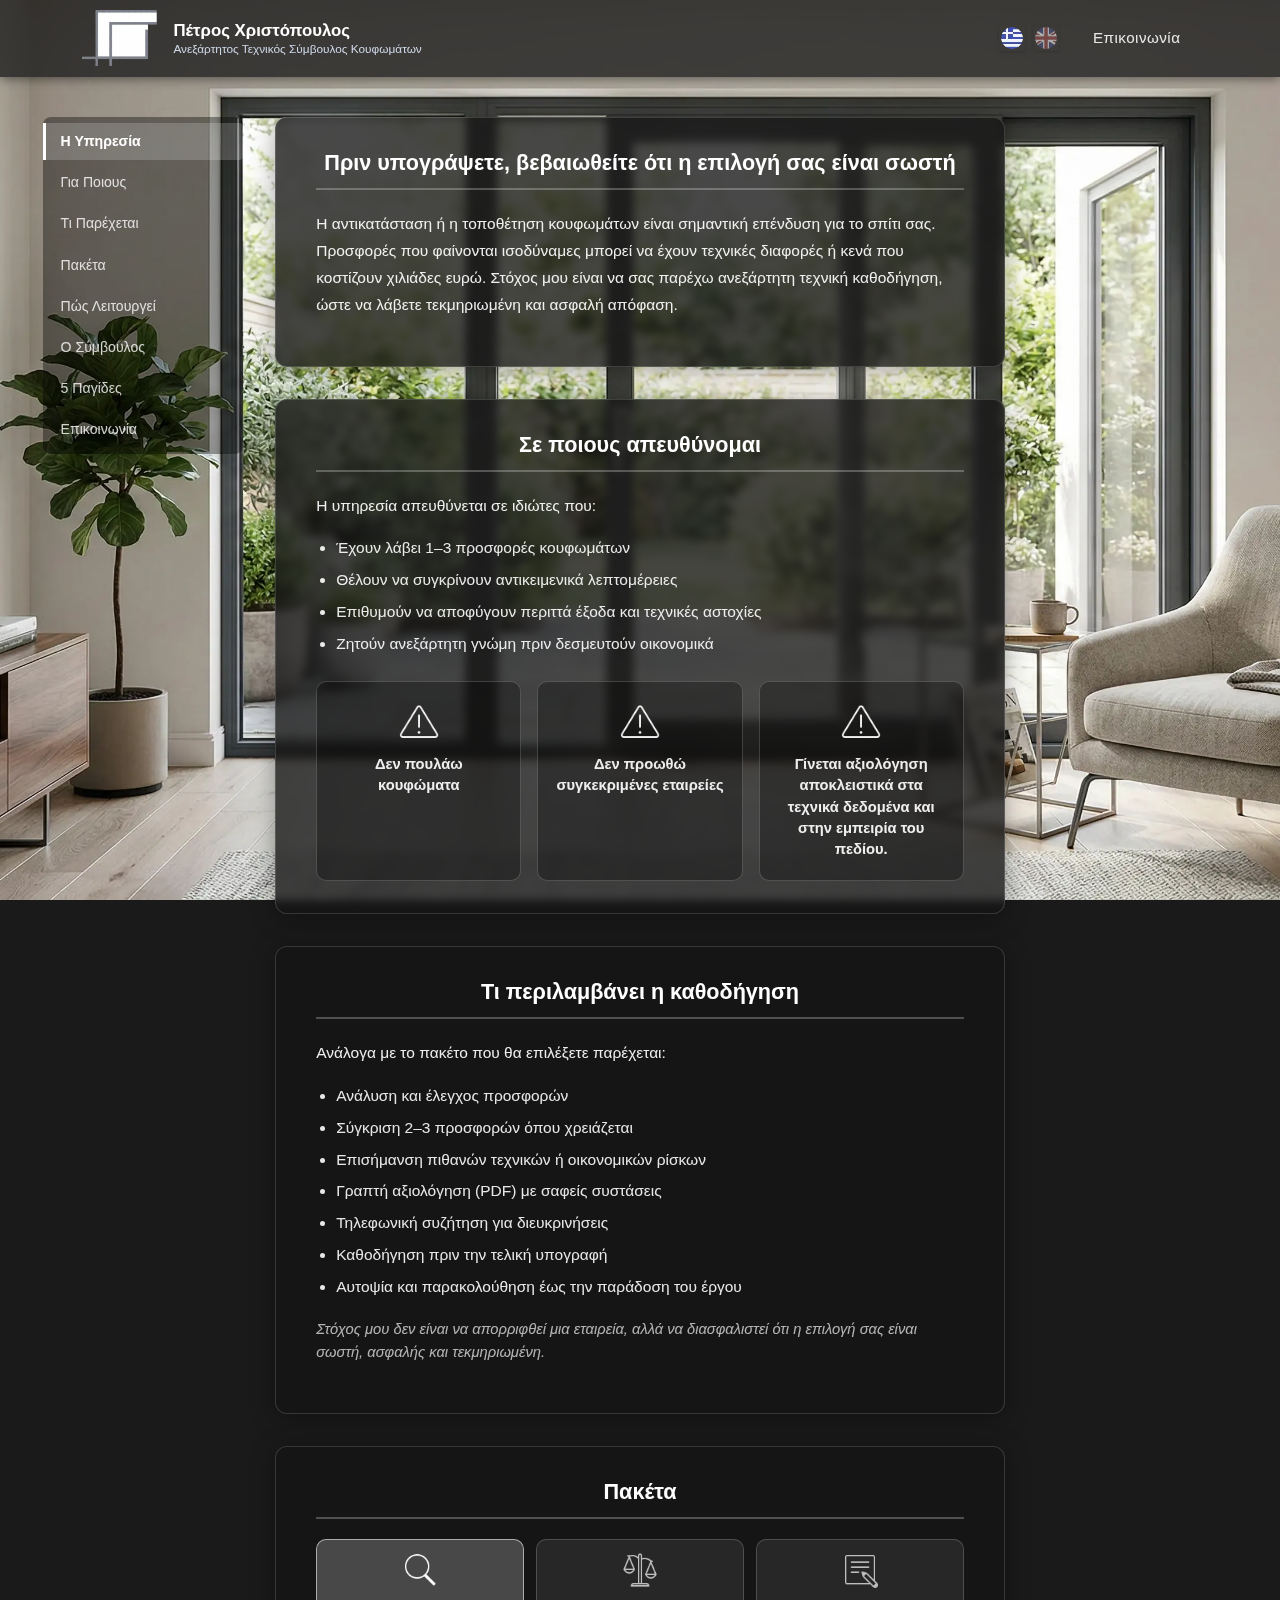
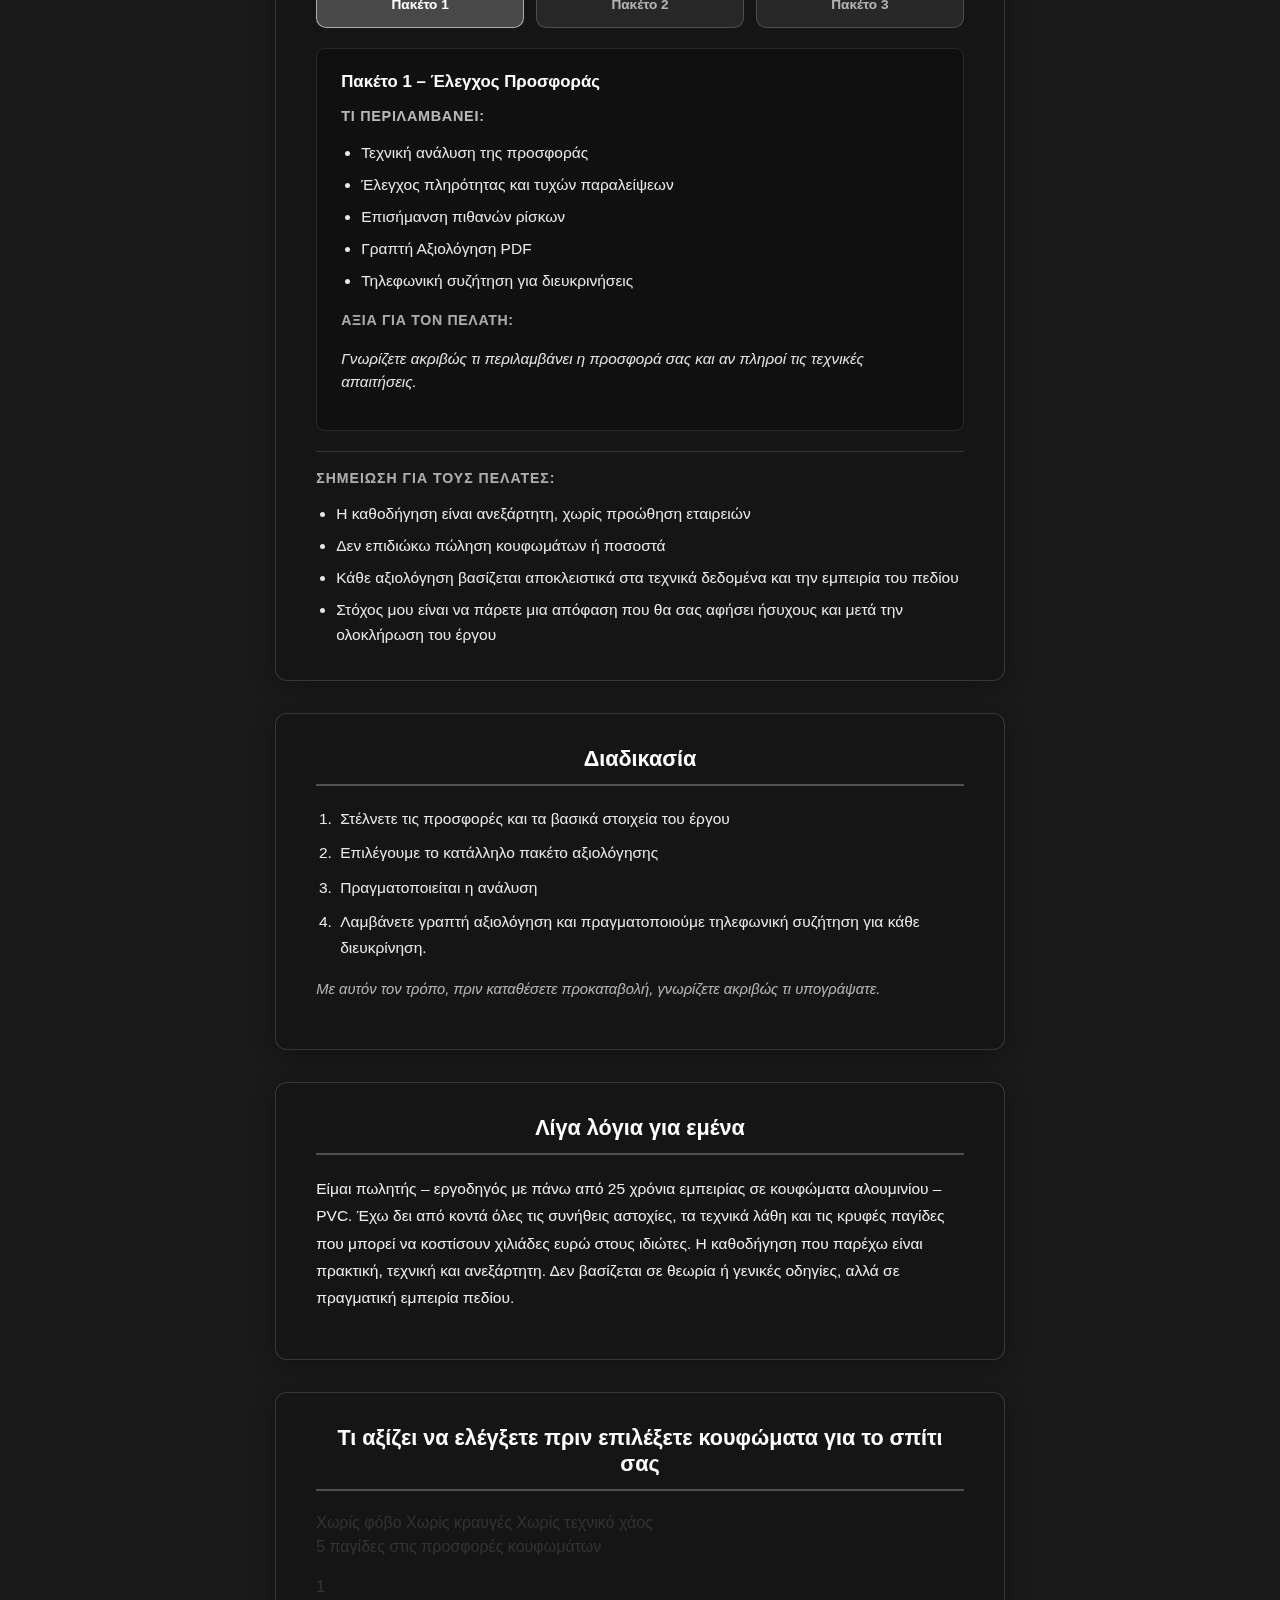
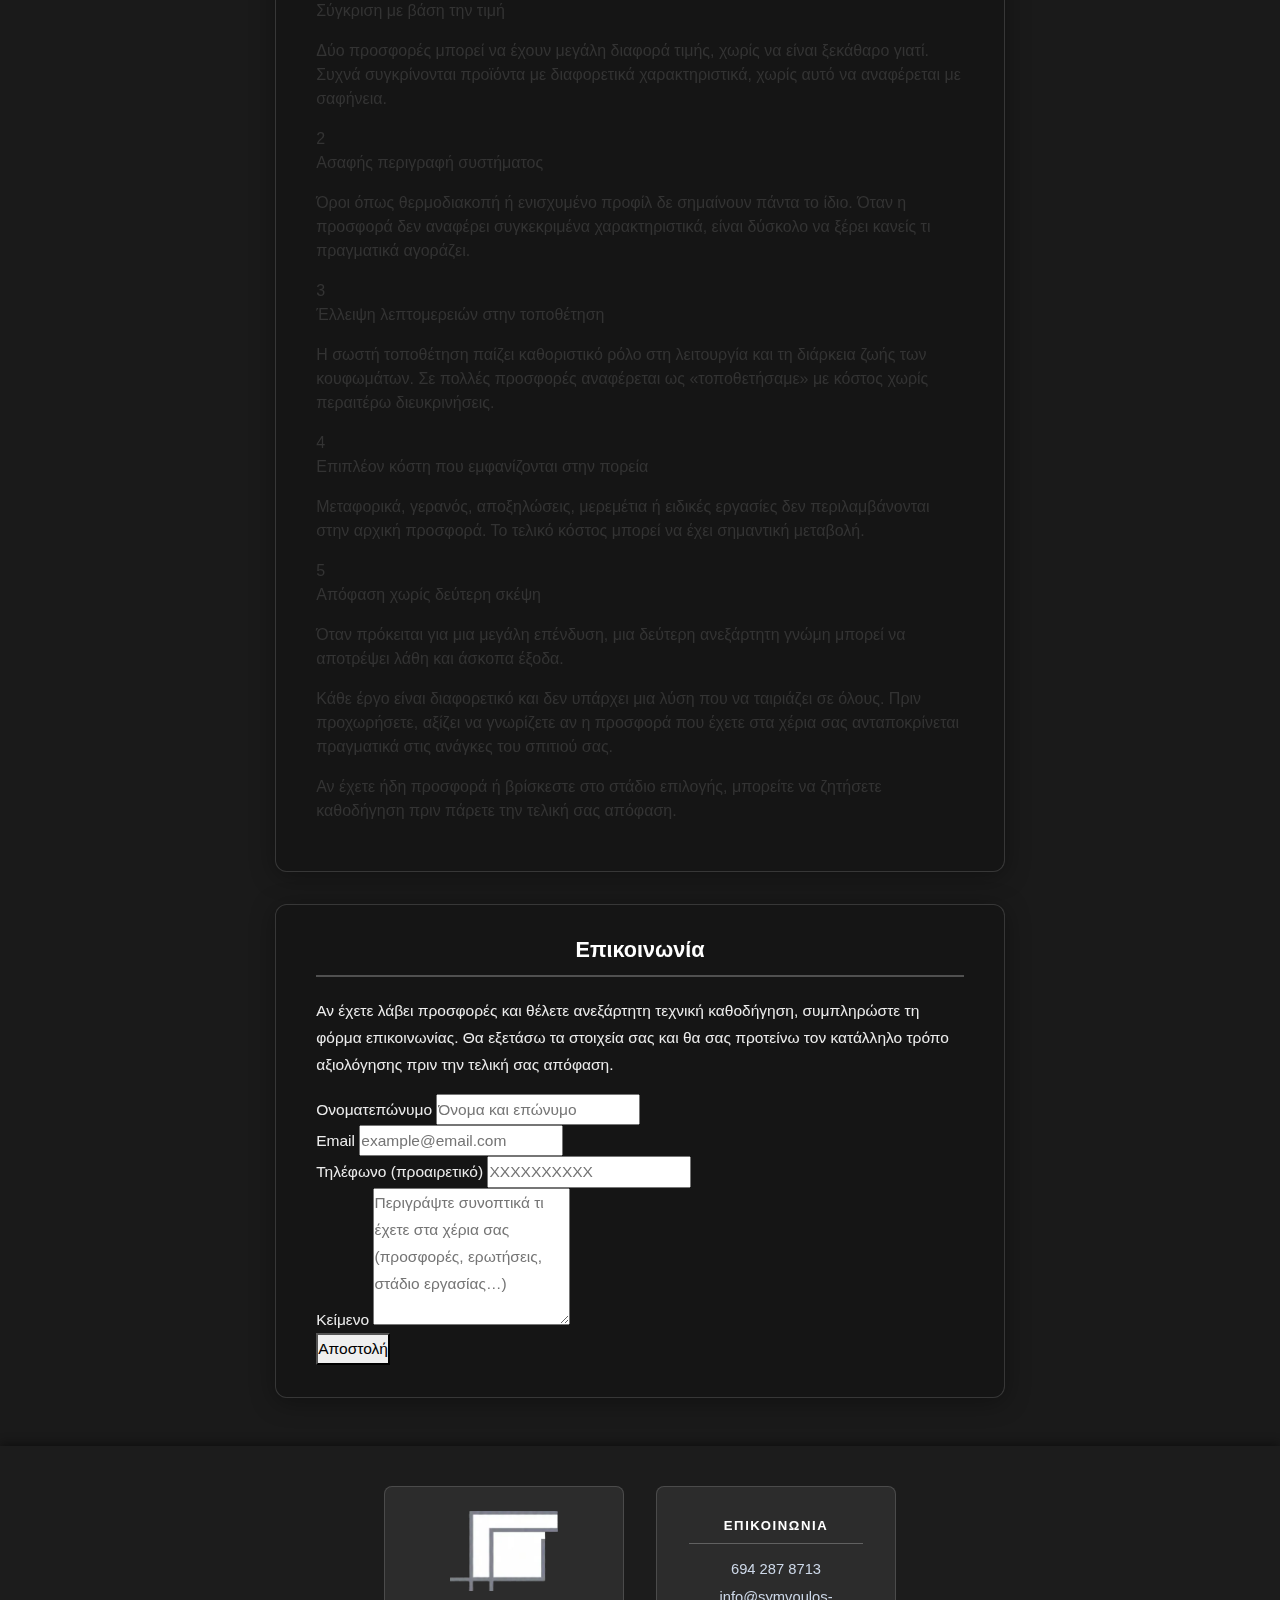
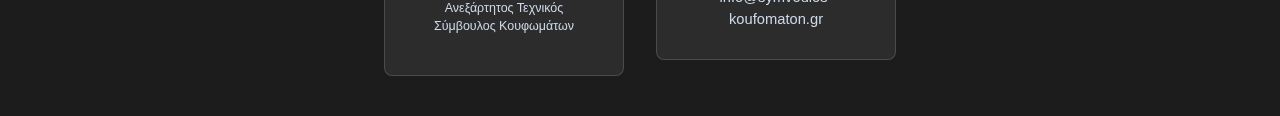
<file: index.html>
<!DOCTYPE html>
<html lang="el">

<head>
    <meta charset="UTF-8">
    <meta name="viewport" content="width=device-width, initial-scale=1.0">

    <!-- Primary SEO -->
    <title>Ανεξάρτητος Τεχνικός Σύμβουλος Κουφωμάτων | Πέτρος Χριστόπουλος</title>
    <meta name="description"
        content="Ανεξάρτητος τεχνικός σύμβουλος κουφωμάτων αλουμινίου και PVC. Αξιολόγηση προσφορών, σύγκριση τεχνικών, καθοδήγηση πριν την υπογραφή. Εμπειρία 25+ χρόνια.">
    <meta name="keywords"
        content="κουφώματα, σύμβουλος κουφωμάτων, αλουμίνιο, PVC, αξιολόγηση προσφορών, τοποθέτηση κουφωμάτων, αντικατάσταση κουφωμάτων, ενεργειακά κουφώματα, θερμοδιακοπή">
    <meta name="robots" content="index, follow">
    <meta name="author" content="Πέτρος Χριστόπουλος">
    <link rel="canonical" href="https://symvoulos-koufomaton.gr/">
    <link rel="alternate" hreflang="el" href="https://symvoulos-koufomaton.gr/" />
    <link rel="alternate" hreflang="en" href="https://symvoulos-koufomaton.gr/en.html" />
    <link rel="alternate" hreflang="x-default" href="https://symvoulos-koufomaton.gr/" />

    <!-- Favicon -->
    <link rel="icon" type="image/webp" href="assets/logo.webp">
    <link rel="apple-touch-icon" href="assets/logo.webp">

    <!-- Open Graph -->
    <meta property="og:type" content="website">
    <meta property="og:locale" content="el_GR">
    <meta property="og:site_name" content="Σύμβουλος Κουφωμάτων">
    <meta property="og:title" content="Ανεξάρτητος Τεχνικός Σύμβουλος Κουφωμάτων">
    <meta property="og:description"
        content="Αξιολόγηση προσφορών κουφωμάτων, σύγκριση τεχνικών και καθοδήγηση πριν την υπογραφή. 25+ χρόνια εμπειρίας.">
    <meta property="og:image" content="assets/logo.webp">
    <meta property="og:url" content="https://symvoulos-koufomaton.gr/">

    <!-- Twitter Card -->
    <meta name="twitter:card" content="summary">
    <meta name="twitter:title" content="Ανεξάρτητος Τεχνικός Σύμβουλος Κουφωμάτων">
    <meta name="twitter:description" content="Αξιολόγηση προσφορών κουφωμάτων, σύγκριση τεχνικών και καθοδήγηση.">
    <meta name="twitter:image" content="assets/logo.webp">

    <!-- Structured Data (JSON-LD) -->
    <script type="application/ld+json">
    {
      "@context": "https://schema.org",
      "@type": "ProfessionalService",
      "name": "Πέτρος Χριστόπουλος – Σύμβουλος Κουφωμάτων",
      "description": "Ανεξάρτητος τεχνικός σύμβουλος κουφωμάτων αλουμινίου και PVC. Αξιολόγηση προσφορών, σύγκριση τεχνικών, καθοδήγηση πριν την υπογραφή.",
      "url": "https://symvoulos-koufomaton.gr/",
      "logo": "https://symvoulos-koufomaton.gr/assets/logo.webp",
      "image": "https://symvoulos-koufomaton.gr/assets/logo.webp",
      "telephone": "+306942878713",
      "email": "info@symvoulos-koufomaton.gr",
      "priceRange": "€",
      "areaServed": {
        "@type": "Country",
        "name": "GR"
      },
      "knowsLanguage": "el",
      "sameAs": []
    }
    </script>

    <!-- Bootstrap CSS -->
    <link rel="stylesheet" href="css/bootstrap.min.css">
    <!-- Custom CSS -->
    <link rel="stylesheet" href="css/style.css">
</head>

<body>

    <!-- ======================================================
         BACKGROUND CAROUSEL (fixed, behind everything)
    ====================================================== -->
    <div id="bg-carousel" aria-hidden="true">
        <div class="bg-carousel__strip" id="bgCarouselStrip">
            <div class="bg-carousel__slide"><img src="assets/carousel/frame_1.webp"
                    alt="Κουφώματα αλουμινίου σε κατοικία" loading="eager"></div>
            <div class="bg-carousel__slide"><img src="assets/carousel/frame_2.webp" alt="Εγκατάσταση κουφωμάτων PVC"
                    loading="lazy"></div>
            <div class="bg-carousel__slide"><img src="assets/carousel/frame_3.webp"
                    alt="Ενεργειακά παράθυρα σε σύγχρονο κτίριο" loading="lazy"></div>
            <div class="bg-carousel__slide"><img src="assets/carousel/frame_4.webp"
                    alt="Συρόμενα κουφώματα με θερμοδιακοπή" loading="lazy"></div>
            <div class="bg-carousel__slide"><img src="assets/carousel/frame_5.webp" alt="Μπαλκονόπορτα αλουμινίου"
                    loading="lazy"></div>
            <!-- Clone of frame_1 for seamless infinite loop -->
            <div class="bg-carousel__slide"><img src="assets/carousel/frame_1.webp" alt="" loading="lazy"></div>
        </div>
    </div>

    <!-- ======================================================
         HEADER (sticky)
    ====================================================== -->
    <header id="site-header">
        <nav class="navbar">
            <div class="container">

                <!-- Logo + name block -->
                <div class="navbar-brand d-flex align-items-center gap-3 p-0">
                    <a class="brand-link" href="#">
                        <img src="assets/logo.webp" alt="Λογότυπο Συμβούλου Κουφωμάτων" class="logo-img"
                            fetchpriority="high">
                    </a>
                    <div class="brand-text">
                        <span class="brand-name">Πέτρος Χριστόπουλος</span>
                        <span class="brand-subtitle">Ανεξάρτητος Τεχνικός Σύμβουλος Κουφωμάτων</span>
                    </div>
                </div>

                <!-- Nav links -->
                <ul class="navbar-nav ms-auto d-flex flex-row align-items-center gap-3 pe-3 pe-lg-0">
                    <li class="nav-item d-flex align-items-center gap-2">
                        <a href="index.html" title="Ελληνικά"><img src="assets/icons/gr.webp" alt="Greek" width="26"
                                style="border-radius: 2px; box-shadow: 0 1px 3px rgba(0,0,0,0.2);"></a>
                        <a href="en.html" title="English"><img src="assets/icons/eng.webp" alt="English" width="26"
                                style="border-radius: 2px; box-shadow: 0 1px 3px rgba(0,0,0,0.2), 0 0 1px rgba(0,0,0,0.3) inset; opacity: 0.6; filter: grayscale(50%);"></a>
                    </li>
                    <li class="nav-item">
                        <a class="nav-link" href="#contact-form">Επικοινωνία</a>
                    </li>
                </ul>

            </div>
        </nav>
    </header>

    <!-- ======================================================
         MOBILE SECTION NAV (visible only on small screens,
         sticky just below the header)
    ====================================================== -->
    <div class="mobile-section-nav" id="mobileSectionNav">
        <button class="mobile-section-nav__toggle" id="mobileSectionToggle" aria-expanded="false"
            aria-controls="mobileSectionList">
            <span class="mobile-section-nav__label" id="mobileSectionLabel">Περιεχόμενα</span>
            <span class="mobile-section-nav__arrow">&#9660;</span>
        </button>
        <ul class="mobile-section-nav__list" id="mobileSectionList" hidden>
            <li><a href="#section-1" class="mobile-section-nav__link">Η Υπηρεσία</a></li>
            <li><a href="#section-2" class="mobile-section-nav__link">Για Ποιους</a></li>
            <li><a href="#section-3" class="mobile-section-nav__link">Τι Παρέχεται</a></li>
            <li><a href="#section-paketa" class="mobile-section-nav__link">Πακέτα</a></li>
            <li><a href="#section-4" class="mobile-section-nav__link">Πώς Λειτουργεί</a></li>
            <li><a href="#section-5" class="mobile-section-nav__link">Ο Σύμβουλος</a></li>
            <li><a href="#section-pagides" class="mobile-section-nav__link">5 Παγίδες</a></li>
            <li><a href="#section-6" class="mobile-section-nav__link">Επικοινωνία</a></li>
        </ul>
    </div>

    <!-- ======================================================
         PAGE BODY: side nav + content
    ====================================================== -->
    <div class="page-body">

        <!-- Desktop side nav (hidden on mobile) -->
        <aside class="side-nav" id="desktopSideNav" aria-label="Πλοήγηση ενοτήτων">
            <ul class="side-nav__list">
                <li>
                    <a href="#section-1" class="side-nav__link" data-target="section-1">Η Υπηρεσία</a>
                </li>
                <li>
                    <a href="#section-2" class="side-nav__link" data-target="section-2">Για Ποιους</a>
                </li>
                <li>
                    <a href="#section-3" class="side-nav__link" data-target="section-3">Τι Παρέχεται</a>
                </li>
                <li>
                    <a href="#section-paketa" class="side-nav__link" data-target="section-paketa">Πακέτα</a>
                </li>
                <li>
                    <a href="#section-4" class="side-nav__link" data-target="section-4">Πώς Λειτουργεί</a>
                </li>
                <li>
                    <a href="#section-5" class="side-nav__link" data-target="section-5">Ο Σύμβουλος</a>
                </li>
                <li>
                    <a href="#section-pagides" class="side-nav__link" data-target="section-pagides">5 Παγίδες</a>
                </li>
                <li>
                    <a href="#section-6" class="side-nav__link" data-target="section-6">Επικοινωνία</a>
                </li>
            </ul>
        </aside>

        <!-- Main content -->
        <main class="main-content" id="mainContent">

            <section id="section-1" class="content-section">
                <div class="section-box">
                    <h1 class="section-title">Πριν υπογράψετε, βεβαιωθείτε ότι η επιλογή σας είναι σωστή</h1>
                    <div class="section-body">
                        <p>Η αντικατάσταση ή η τοποθέτηση κουφωμάτων είναι σημαντική επένδυση για το σπίτι σας.
                            Προσφορές που φαίνονται ισοδύναμες μπορεί να έχουν τεχνικές διαφορές ή κενά που κοστίζουν
                            χιλιάδες ευρώ. Στόχος μου είναι να σας παρέχω ανεξάρτητη τεχνική καθοδήγηση, ώστε να λάβετε
                            τεκμηριωμένη και ασφαλή απόφαση.</p>
                    </div>
                </div>
            </section>

            <section id="section-2" class="content-section">
                <div class="section-box">
                    <h2 class="section-title">Σε ποιους απευθύνομαι</h2>
                    <div class="section-body">
                        <p>Η υπηρεσία απευθύνεται σε ιδιώτες που:</p>
                        <ul class="section-list">
                            <li>Έχουν λάβει 1–3 προσφορές κουφωμάτων</li>
                            <li>Θέλουν να συγκρίνουν αντικειμενικά λεπτομέρειες</li>
                            <li>Επιθυμούν να αποφύγουν περιττά έξοδα και τεχνικές αστοχίες</li>
                            <li>Ζητούν ανεξάρτητη γνώμη πριν δεσμευτούν οικονομικά</li>
                        </ul>

                        <div class="info-cards">
                            <div class="info-card">
                                <img src="assets/icons/attention.webp" alt="Προσοχή" class="info-card__icon"
                                    loading="lazy">
                                <p class="info-card__text">Δεν πουλάω κουφώματα</p>
                            </div>
                            <div class="info-card">
                                <img src="assets/icons/attention.webp" alt="Προσοχή" class="info-card__icon"
                                    loading="lazy">
                                <p class="info-card__text">Δεν προωθώ συγκεκριμένες εταιρείες</p>
                            </div>
                            <div class="info-card">
                                <img src="assets/icons/attention.webp" alt="Προσοχή" class="info-card__icon"
                                    loading="lazy">
                                <p class="info-card__text">Γίνεται αξιολόγηση αποκλειστικά στα τεχνικά δεδομένα και στην
                                    εμπειρία του πεδίου.</p>
                            </div>
                        </div>
                    </div>
                </div>
            </section>

            <section id="section-3" class="content-section">
                <div class="section-box">
                    <h2 class="section-title">Τι περιλαμβάνει η καθοδήγηση</h2>
                    <div class="section-body">
                        <p>Ανάλογα με το πακέτο που θα επιλέξετε παρέχεται:</p>
                        <ul class="section-list">
                            <li>Ανάλυση και έλεγχος προσφορών</li>
                            <li>Σύγκριση 2–3 προσφορών όπου χρειάζεται</li>
                            <li>Επισήμανση πιθανών τεχνικών ή οικονομικών ρίσκων</li>
                            <li>Γραπτή αξιολόγηση (PDF) με σαφείς συστάσεις</li>
                            <li>Τηλεφωνική συζήτηση για διευκρινήσεις</li>
                            <li>Καθοδήγηση πριν την τελική υπογραφή</li>
                            <li>Αυτοψία και παρακολούθηση έως την παράδοση του έργου</li>
                        </ul>
                        <p class="section-note">Στόχος μου δεν είναι να απορριφθεί μια εταιρεία, αλλά να διασφαλιστεί
                            ότι η επιλογή σας είναι σωστή, ασφαλής και τεκμηριωμένη.</p>
                    </div>
                </div>
            </section>

            <!-- ============ ΠΑΚΕΤΑ ============ -->
            <section id="section-paketa" class="content-section">
                <div class="section-box">
                    <h2 class="section-title">Πακέτα</h2>

                    <!-- Tab buttons -->
                    <div class="pkg-tabs" role="tablist">
                        <button class="pkg-tab is-active" data-pkg="0" role="tab" aria-selected="true">
                            <img src="assets/icons/magnifying_glass.webp" alt="Έλεγχος προσφοράς" class="pkg-tab__icon"
                                loading="lazy">
                            <span>Πακέτο 1</span>
                        </button>
                        <button class="pkg-tab" data-pkg="1" role="tab" aria-selected="false">
                            <img src="assets/icons/scale.webp" alt="Σύγκριση προσφορών" class="pkg-tab__icon"
                                loading="lazy">
                            <span>Πακέτο 2</span>
                        </button>
                        <button class="pkg-tab" data-pkg="2" role="tab" aria-selected="false">
                            <img src="assets/icons/writing.webp" alt="Πλήρης καθοδήγηση" class="pkg-tab__icon"
                                loading="lazy">
                            <span>Πακέτο 3</span>
                        </button>
                    </div>

                    <!-- Sliding panel viewport -->
                    <div class="pkg-viewport">
                        <div class="pkg-strip" id="pkgStrip">

                            <!-- Panel 0 -->
                            <div class="pkg-panel" role="tabpanel">
                                <p class="pkg-name">Πακέτο 1 – Έλεγχος Προσφοράς</p>
                                <p class="pkg-sub">Τι περιλαμβάνει:</p>
                                <ul class="section-list">
                                    <li>Τεχνική ανάλυση της προσφοράς</li>
                                    <li>Έλεγχος πληρότητας και τυχών παραλείψεων</li>
                                    <li>Επισήμανση πιθανών ρίσκων</li>
                                    <li>Γραπτή Αξιολόγηση PDF</li>
                                    <li>Τηλεφωνική συζήτηση για διευκρινήσεις</li>
                                </ul>
                                <p class="pkg-value-label">Αξία για τον πελάτη:</p>
                                <p class="pkg-value">Γνωρίζετε ακριβώς τι περιλαμβάνει η προσφορά σας και αν πληροί τις
                                    τεχνικές απαιτήσεις.</p>
                            </div>

                            <!-- Panel 1 -->
                            <div class="pkg-panel" role="tabpanel">
                                <p class="pkg-name">Πακέτο 2 – Σύγκριση 2–3 προσφορών</p>
                                <p class="pkg-sub">Τι περιλαμβάνει:</p>
                                <ul class="section-list">
                                    <li>Ανάλυση και σύγκριση 2–3 προσφορών</li>
                                    <li>Πίνακας αντικειμενικής σύγκρισης τεχνικών</li>
                                    <li>Προτεινόμενη επιλογή με σαφείς λόγους</li>
                                    <li>Επισημάνσεις για πιθανά ρίσκα και παραλείψεις</li>
                                    <li>Τηλεφωνική συζήτηση για διευκρινήσεις</li>
                                </ul>
                                <p class="pkg-value-label">Αξία για τον πελάτη:</p>
                                <p class="pkg-value">Ξέρετε ποια προσφορά ανταποκρίνεται καλύτερα στις ανάγκες σας και
                                    τι διαφορές υπάρχουν μεταξύ τους.</p>
                            </div>

                            <!-- Panel 2 -->
                            <div class="pkg-panel" role="tabpanel">
                                <p class="pkg-name">Πακέτο 3 – Πλήρης καθοδήγηση πριν την υπογραφή</p>
                                <p class="pkg-sub">Τι περιλαμβάνει:</p>
                                <ul class="section-list">
                                    <li>Όλα τα παραπάνω</li>
                                    <li>Έλεγχος και ανάλυση σύμβασης</li>
                                    <li>Λίστα σημείων που πρέπει να συμπεριληφθούν γραπτώς πριν την προκαταβολή</li>
                                    <li>Τεχνικές οδηγίες για ασφαλή ολοκλήρωση διαδικασίας</li>
                                    <li>Τηλεφωνική συζήτηση για πλήρη καθοδήγηση</li>
                                </ul>
                                <p class="pkg-value-label">Αξία για τον πελάτη:</p>
                                <p class="pkg-value">Εξασφαλίζετε ότι η επιλογή σας είναι πλήρως τεκμηριωμένη, τεχνικά
                                    σωστή και οικονομικά ασφαλής πριν δεσμευτείτε.</p>
                            </div>

                        </div><!-- /.pkg-strip -->
                    </div><!-- /.pkg-viewport -->

                    <!-- Always-visible customer notes -->
                    <div class="pkg-notes">
                        <p class="pkg-notes__title">Σημείωση για τους πελάτες:</p>
                        <ul class="section-list">
                            <li>Η καθοδήγηση είναι ανεξάρτητη, χωρίς προώθηση εταιρειών</li>
                            <li>Δεν επιδιώκω πώληση κουφωμάτων ή ποσοστά</li>
                            <li>Κάθε αξιολόγηση βασίζεται αποκλειστικά στα τεχνικά δεδομένα και την εμπειρία του πεδίου
                            </li>
                            <li>Στόχος μου είναι να πάρετε μια απόφαση που θα σας αφήσει ήσυχους και μετά την ολοκλήρωση
                                του έργου</li>
                        </ul>
                    </div>

                </div>
            </section>

            <section id="section-4" class="content-section">
                <div class="section-box">
                    <h2 class="section-title">Διαδικασία</h2>
                    <div class="section-body">
                        <ol class="section-steps">
                            <li>Στέλνετε τις προσφορές και τα βασικά στοιχεία του έργου</li>
                            <li>Επιλέγουμε το κατάλληλο πακέτο αξιολόγησης</li>
                            <li>Πραγματοποιείται η ανάλυση</li>
                            <li>Λαμβάνετε γραπτή αξιολόγηση και πραγματοποιούμε τηλεφωνική συζήτηση για κάθε
                                διευκρίνηση.</li>
                        </ol>
                        <p class="section-note">Με αυτόν τον τρόπο, πριν καταθέσετε προκαταβολή, γνωρίζετε ακριβώς τι
                            υπογράψατε.</p>
                    </div>
                </div>
            </section>

            <section id="section-5" class="content-section">
                <div class="section-box">
                    <h2 class="section-title">Λίγα λόγια για εμένα</h2>
                    <div class="section-body">
                        <p>Είμαι πωλητής – εργοδηγός με πάνω από 25 χρόνια εμπειρίας σε κουφώματα αλουμινίου – PVC. Έχω
                            δει από κοντά όλες τις συνήθεις αστοχίες, τα τεχνικά λάθη και τις κρυφές παγίδες που μπορεί
                            να κοστίσουν χιλιάδες ευρώ στους ιδιώτες. Η καθοδήγηση που παρέχω είναι πρακτική, τεχνική
                            και ανεξάρτητη. Δεν βασίζεται σε θεωρία ή γενικές οδηγίες, αλλά σε πραγματική εμπειρία
                            πεδίου.</p>
                    </div>
                </div>
            </section>

            <!-- ============ ΣΥΝΗΘΕΙΣ ΠΑΓΙΔΕΣ ============ -->
            <section id="section-pagides" class="content-section">
                <div class="section-box">

                    <!-- Header block -->
                    <div class="traps-header">
                        <h2 class="section-title traps-section-title">Τι αξίζει να ελέγξετε πριν επιλέξετε κουφώματα για
                            το σπίτι σας</h2>
                        <div class="traps-badges">
                            <span class="traps-badge">Χωρίς φόβο</span>
                            <span class="traps-badge">Χωρίς κραυγές</span>
                            <span class="traps-badge">Χωρίς τεχνικό χάος</span>
                        </div>
                        <p class="traps-lead">5 παγίδες στις προσφορές κουφωμάτων</p>
                    </div>

                    <!-- Trap cards -->
                    <div class="traps-list">

                        <div class="trap-card">
                            <span class="trap-card__num">1</span>
                            <div class="trap-card__body">
                                <p class="trap-card__title">Σύγκριση με βάση την τιμή</p>
                                <p class="trap-card__desc">Δύο προσφορές μπορεί να έχουν μεγάλη διαφορά τιμής, χωρίς να
                                    είναι ξεκάθαρο γιατί. Συχνά συγκρίνονται προϊόντα με διαφορετικά χαρακτηριστικά,
                                    χωρίς αυτό να αναφέρεται με σαφήνεια.</p>
                            </div>
                        </div>

                        <div class="trap-card">
                            <span class="trap-card__num">2</span>
                            <div class="trap-card__body">
                                <p class="trap-card__title">Ασαφής περιγραφή συστήματος</p>
                                <p class="trap-card__desc">Όροι όπως θερμοδιακοπή ή ενισχυμένο προφίλ δε σημαίνουν πάντα
                                    το ίδιο. Όταν η προσφορά δεν αναφέρει συγκεκριμένα χαρακτηριστικά, είναι δύσκολο να
                                    ξέρει κανείς τι πραγματικά αγοράζει.</p>
                            </div>
                        </div>

                        <div class="trap-card">
                            <span class="trap-card__num">3</span>
                            <div class="trap-card__body">
                                <p class="trap-card__title">Έλλειψη λεπτομερειών στην τοποθέτηση</p>
                                <p class="trap-card__desc">Η σωστή τοποθέτηση παίζει καθοριστικό ρόλο στη λειτουργία και
                                    τη διάρκεια ζωής των κουφωμάτων. Σε πολλές προσφορές αναφέρεται ως «τοποθετήσαμε» με
                                    κόστος χωρίς περαιτέρω διευκρινήσεις.</p>
                            </div>
                        </div>

                        <div class="trap-card">
                            <span class="trap-card__num">4</span>
                            <div class="trap-card__body">
                                <p class="trap-card__title">Επιπλέον κόστη που εμφανίζονται στην πορεία</p>
                                <p class="trap-card__desc">Μεταφορικά, γερανός, αποξηλώσεις, μερεμέτια ή ειδικές
                                    εργασίες δεν περιλαμβάνονται στην αρχική προσφορά. Το τελικό κόστος μπορεί να έχει
                                    σημαντική μεταβολή.</p>
                            </div>
                        </div>

                        <div class="trap-card">
                            <span class="trap-card__num">5</span>
                            <div class="trap-card__body">
                                <p class="trap-card__title">Απόφαση χωρίς δεύτερη σκέψη</p>
                                <p class="trap-card__desc">Όταν πρόκειται για μια μεγάλη επένδυση, μια δεύτερη
                                    ανεξάρτητη γνώμη μπορεί να αποτρέψει λάθη και άσκοπα έξοδα.</p>
                            </div>
                        </div>

                    </div><!-- /.traps-list -->

                    <!-- Closing paragraph -->
                    <p class="traps-closing">Κάθε έργο είναι διαφορετικό και δεν υπάρχει μια λύση που να ταιριάζει σε
                        όλους. Πριν προχωρήσετε, αξίζει να γνωρίζετε αν η προσφορά που έχετε στα χέρια σας
                        ανταποκρίνεται πραγματικά στις ανάγκες του σπιτιού σας.</p>

                    <!-- CTA -->
                    <div class="traps-cta">
                        <p class="traps-cta__text">Αν έχετε ήδη προσφορά ή βρίσκεστε στο στάδιο επιλογής, μπορείτε να
                            ζητήσετε καθοδήγηση πριν πάρετε την τελική σας απόφαση.</p>
                    </div>

                </div>
            </section>

            <section id="section-6" class="content-section">
                <div id="contact-form" class="section-box">
                    <h2 class="section-title">Επικοινωνία</h2>
                    <div class="section-body">
                        <p>Αν έχετε λάβει προσφορές και θέλετε ανεξάρτητη τεχνική καθοδήγηση, συμπληρώστε τη φόρμα
                            επικοινωνίας. Θα εξετάσω τα στοιχεία σας και θα σας προτείνω τον κατάλληλο τρόπο αξιολόγησης
                            πριν την τελική σας απόφαση.</p>

                        <form class="contact-form" action="#" method="post" novalidate>

                            <div class="cf-field">
                                <label class="cf-label" for="cf-name">Ονοματεπώνυμο</label>
                                <input class="cf-input" type="text" id="cf-name" name="name"
                                    placeholder="Όνομα και επώνυμο" autocomplete="name" required>
                            </div>

                            <div class="cf-field">
                                <label class="cf-label" for="cf-email">Email</label>
                                <input class="cf-input" type="email" id="cf-email" name="email"
                                    placeholder="example@email.com" autocomplete="email" required>
                            </div>

                            <div class="cf-field">
                                <label class="cf-label" for="cf-phone">Τηλέφωνο <span
                                        class="cf-optional">(προαιρετικό)</span></label>
                                <input class="cf-input" type="tel" id="cf-phone" name="phone" placeholder="XXXXXXXXXX"
                                    autocomplete="tel">
                            </div>

                            <div class="cf-field">
                                <label class="cf-label" for="cf-message">Κείμενο</label>
                                <textarea class="cf-input cf-textarea" id="cf-message" name="message"
                                    placeholder="Περιγράψτε συνοπτικά τι έχετε στα χέρια σας (προσφορές, ερωτήσεις, στάδιο εργασίας…)"
                                    rows="5" required></textarea>
                            </div>

                            <button type="submit" class="cf-submit">Αποστολή</button>

                        </form>
                    </div>
                </div>
            </section>

        </main>

        <!-- Spacer to visually balance the side nav and centre the content -->
        <div class="side-nav-spacer" aria-hidden="true"></div>

    </div><!-- /.page-body -->

    <!-- ======================================================
         FOOTER (normal flow – visible on scroll to bottom)
    ====================================================== -->
    <footer>
        <div class="container">
            <div class="footer-inner">

                <!-- Logo box -->
                <div class="footer-box">
                    <img src="assets/logo.webp" alt="Λογότυπο Συμβούλου Κουφωμάτων" class="footer-logo" loading="lazy">
                    <p class="footer-brand-subtitle">Ανεξάρτητος Τεχνικός Σύμβουλος Κουφωμάτων</p>
                </div>

                <!-- Contact box -->
                <address class="footer-box">
                    <p class="footer-box-title">Επικοινωνία</p>
                    <p class="footer-contact-item">
                        <a href="tel:+306942878713" rel="noopener">694 287 8713</a>
                    </p>
                    <p class="footer-contact-item">
                        <a href="mailto:info@symvoulos-koufomaton.gr" rel="noopener">info@symvoulos-koufomaton.gr</a>
                    </p>
                </address>

            </div>
        </div>
    </footer>

    <!-- Bootstrap JS -->
    <script src="js/bootstrap.bundle.min.js"></script>
    <!-- Custom JS -->
    <script src="js/main.js"></script>

</body>

</html>
</file>
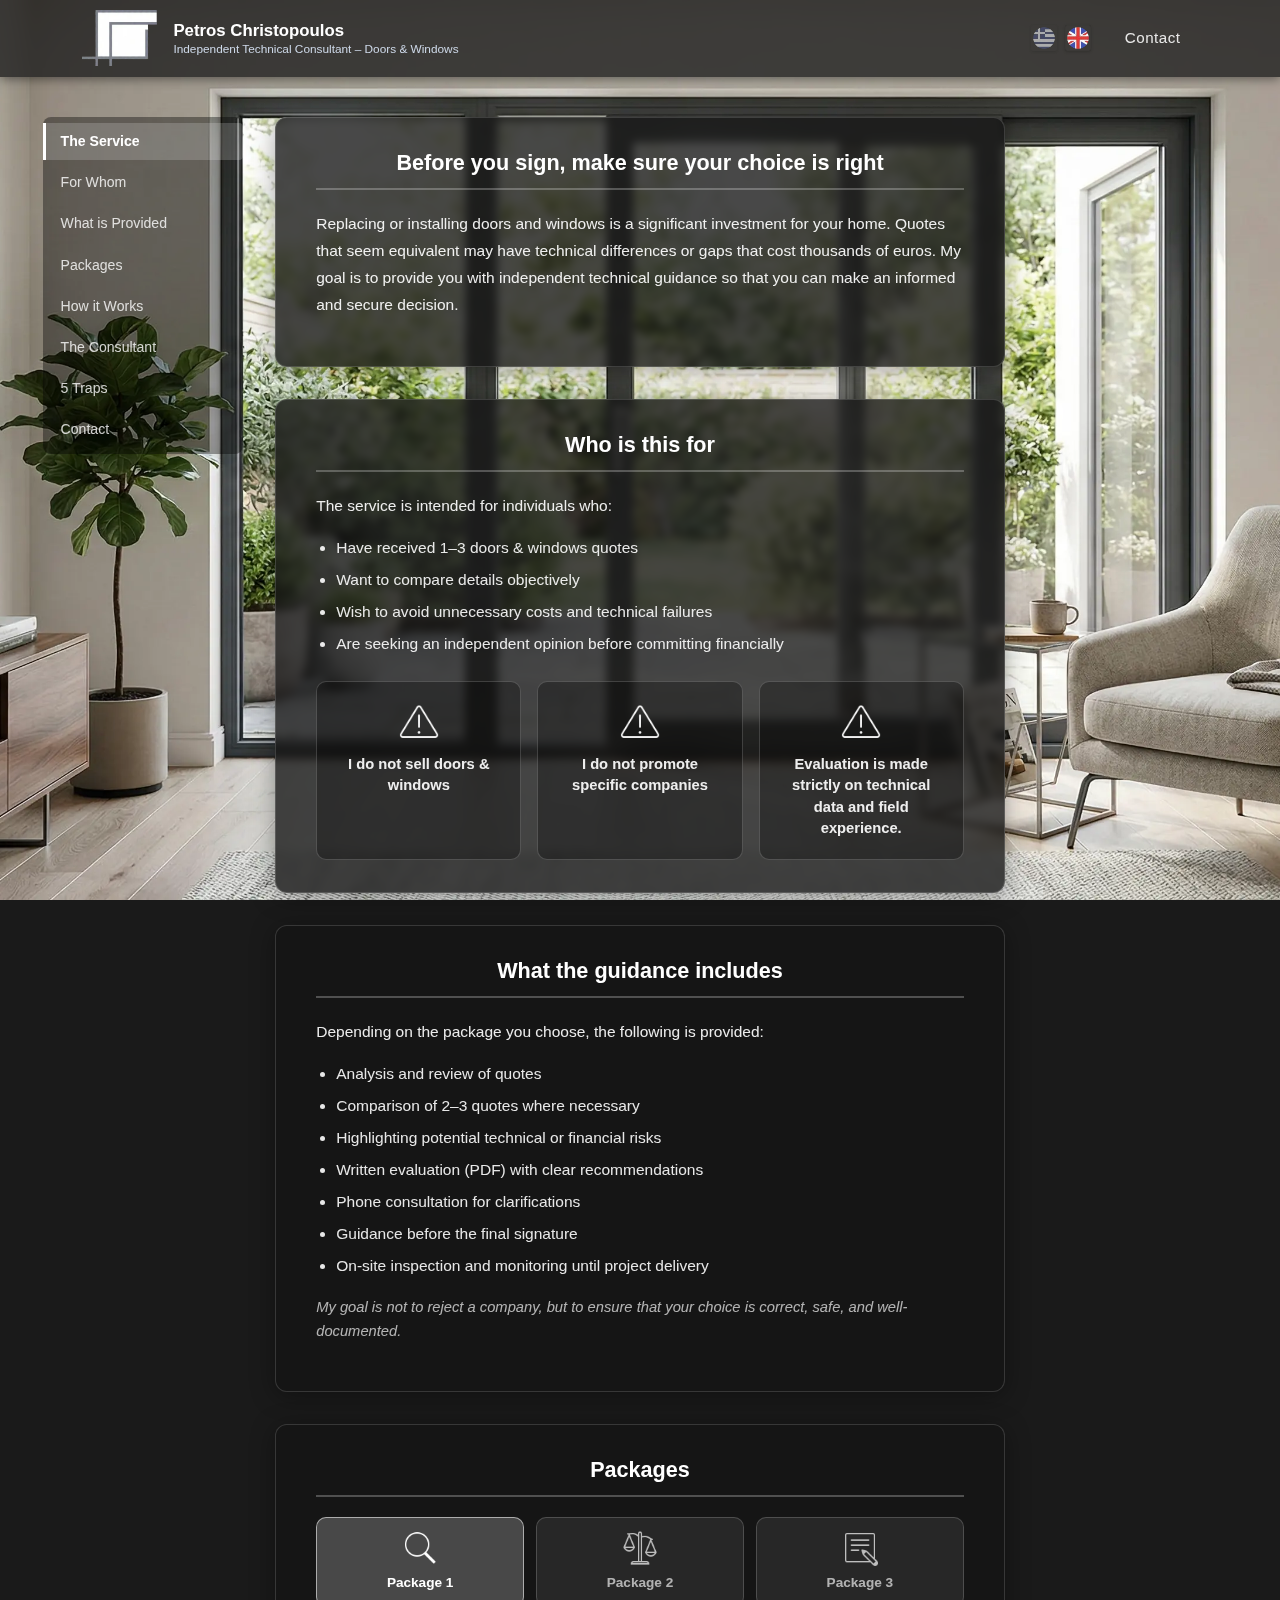
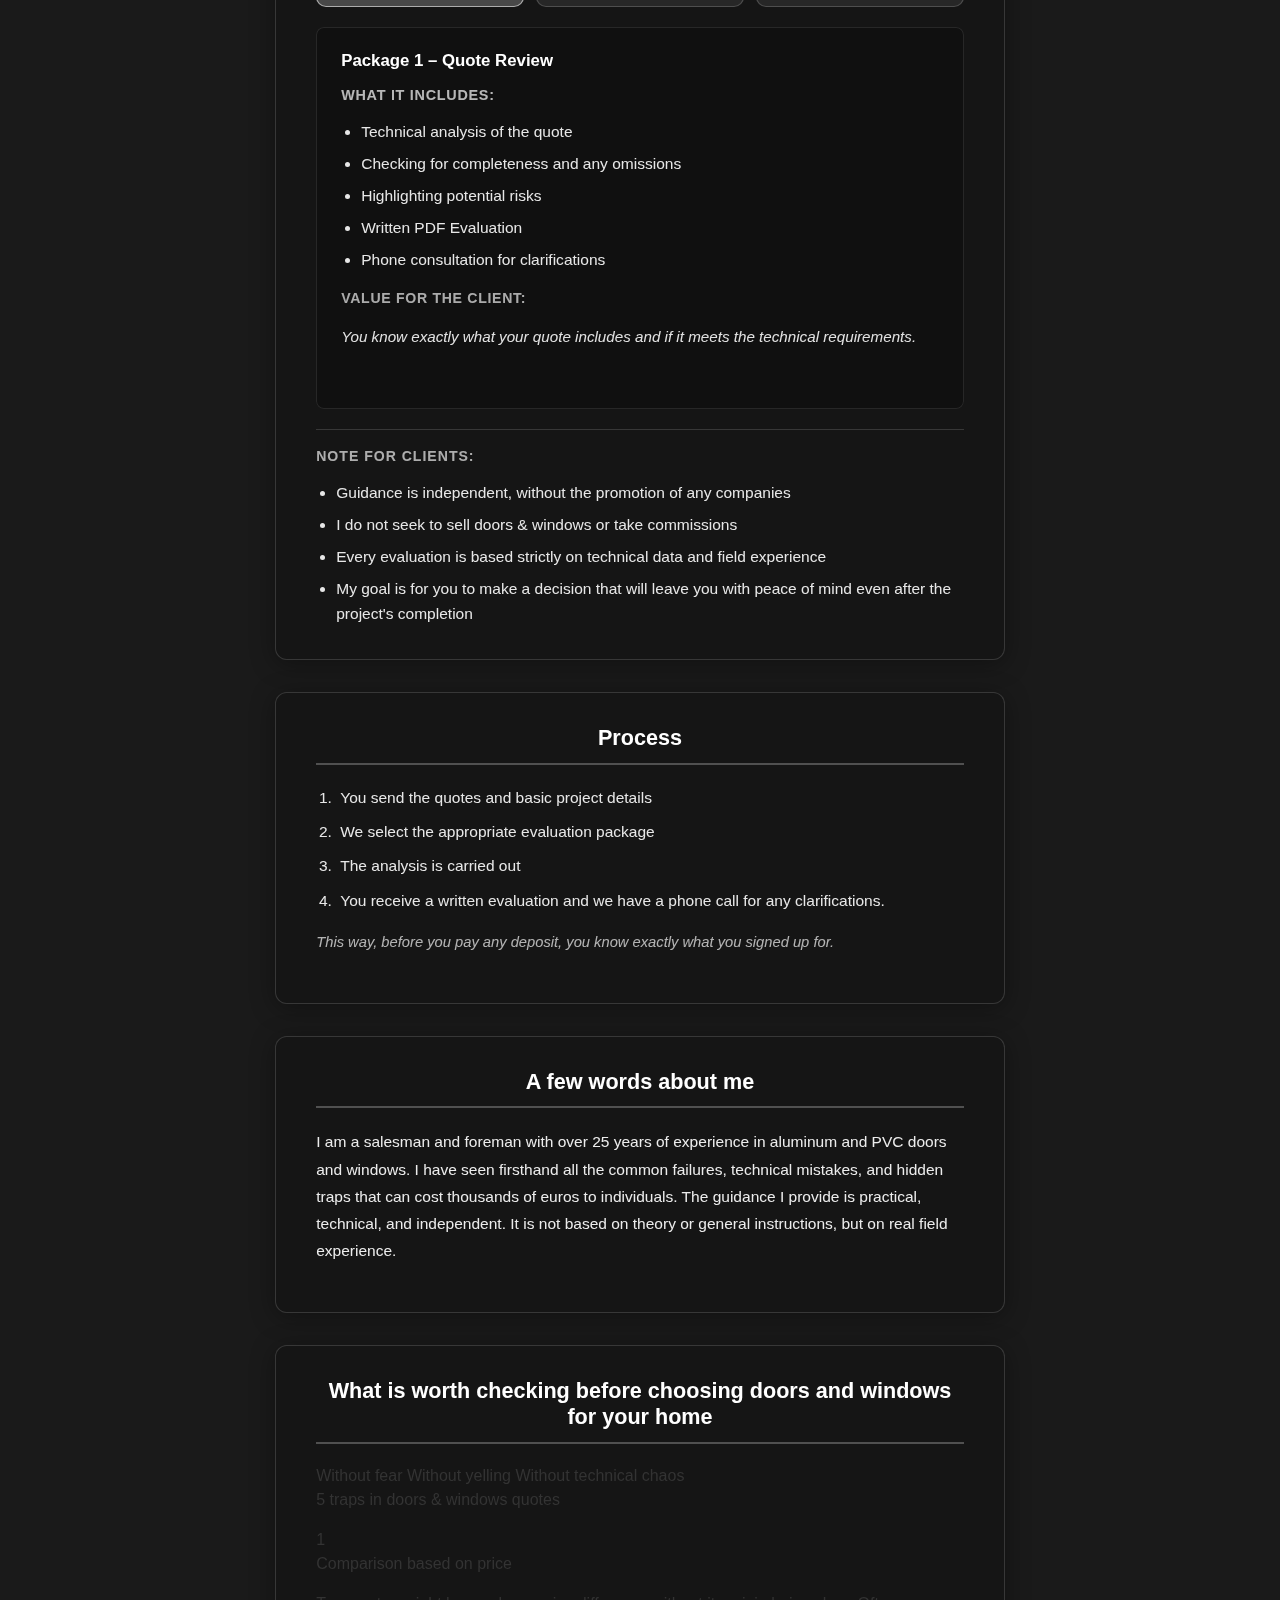
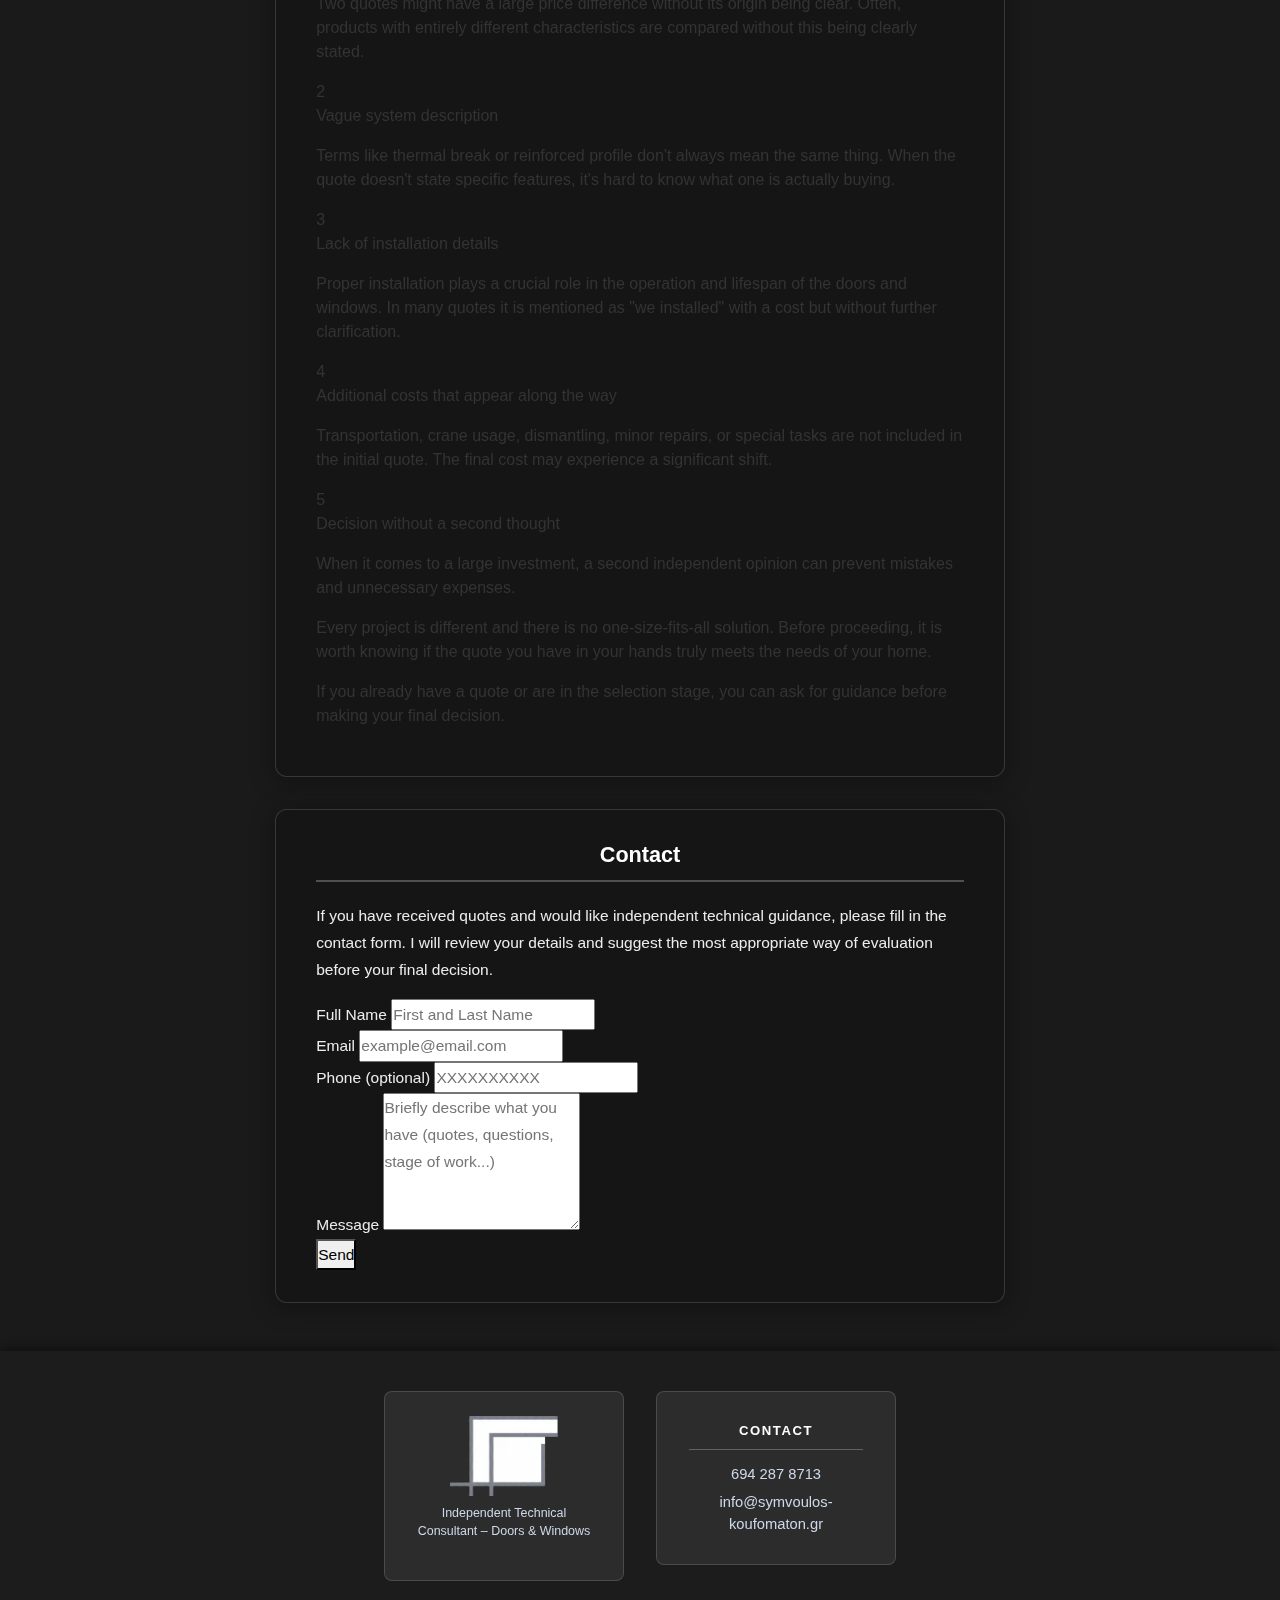
<file: en.html>
<!DOCTYPE html>
<html lang="en">

<head>
    <meta charset="UTF-8">
    <meta name="viewport" content="width=device-width, initial-scale=1.0">

    <!-- Primary SEO -->
    <title>Independent Technical Consultant – Doors & Windows | Petros Christopoulos</title>
    <meta name="description"
        content="Independent technical consultant for aluminum and PVC doors & windows. Evaluation of quotes, technical comparison, guidance before signing. 25+ years experience.">
    <meta name="keywords"
        content="doors & windows, technical consultant, aluminum, PVC, quote evaluation, installation, replacement, energy efficient doors and windows, thermal break">
    <meta name="robots" content="index, follow">
    <meta name="author" content="Petros Christopoulos">
    <link rel="canonical" href="https://symvoulos-koufomaton.gr/en.html">
    <link rel="alternate" hreflang="el" href="https://symvoulos-koufomaton.gr/" />
    <link rel="alternate" hreflang="en" href="https://symvoulos-koufomaton.gr/en.html" />
    <link rel="alternate" hreflang="x-default" href="https://symvoulos-koufomaton.gr/" />

    <!-- Favicon -->
    <link rel="icon" type="image/webp" href="assets/logo.webp">
    <link rel="apple-touch-icon" href="assets/logo.webp">

    <!-- Open Graph -->
    <meta property="og:type" content="website">
    <meta property="og:locale" content="en_US">
    <meta property="og:site_name" content="Technical Consultant – Doors & Windows">
    <meta property="og:title" content="Independent Technical Consultant – Doors & Windows">
    <meta property="og:description"
        content="Evaluation of doors & windows quotes, technical comparison and guidance before signing. 25+ years of experience.">
    <meta property="og:image" content="assets/logo.webp">
    <meta property="og:url" content="https://symvoulos-koufomaton.gr/en.html">

    <!-- Twitter Card -->
    <meta name="twitter:card" content="summary">
    <meta name="twitter:title" content="Independent Technical Consultant – Doors & Windows">
    <meta name="twitter:description" content="Evaluation of doors & windows quotes, technical comparison and guidance.">
    <meta name="twitter:image" content="assets/logo.webp">

    <!-- Structured Data (JSON-LD) -->
    <script type="application/ld+json">
    {
      "@context": "https://schema.org",
      "@type": "ProfessionalService",
      "name": "Petros Christopoulos – Technical Consultant – Doors & Windows",
      "description": "Independent technical consultant for aluminum and PVC doors & windows. Evaluation of quotes, technical comparison, guidance before signing.",
      "url": "https://symvoulos-koufomaton.gr/en.html",
      "logo": "https://symvoulos-koufomaton.gr/assets/logo.webp",
      "image": "https://symvoulos-koufomaton.gr/assets/logo.webp",
      "telephone": "+306942878713",
      "email": "info@symvoulos-koufomaton.gr",
      "priceRange": "€",
      "areaServed": {
        "@type": "Country",
        "name": "GR"
      },
      "knowsLanguage": ["el", "en"],
      "sameAs": []
    }
    </script>

    <!-- Bootstrap CSS -->
    <link rel="stylesheet" href="css/bootstrap.min.css">
    <!-- Custom CSS -->
    <link rel="stylesheet" href="css/style.css">
</head>

<body>

    <!-- ======================================================
         BACKGROUND CAROUSEL (fixed, behind everything)
    ====================================================== -->
    <div id="bg-carousel" aria-hidden="true">
        <div class="bg-carousel__strip" id="bgCarouselStrip">
            <div class="bg-carousel__slide"><img src="assets/carousel/frame_1.webp" alt="Aluminum frames in a residence"
                    loading="eager"></div>
            <div class="bg-carousel__slide"><img src="assets/carousel/frame_2.webp" alt="PVC frames installation"
                    loading="lazy"></div>
            <div class="bg-carousel__slide"><img src="assets/carousel/frame_3.webp"
                    alt="Energy efficient windows in a modern building" loading="lazy"></div>
            <div class="bg-carousel__slide"><img src="assets/carousel/frame_4.webp"
                    alt="Sliding frames with thermal break" loading="lazy"></div>
            <div class="bg-carousel__slide"><img src="assets/carousel/frame_5.webp" alt="Aluminum balcony door"
                    loading="lazy"></div>
            <!-- Clone of frame_1 for seamless infinite loop -->
            <div class="bg-carousel__slide"><img src="assets/carousel/frame_1.webp" alt="" loading="lazy"></div>
        </div>
    </div>

    <!-- ======================================================
         HEADER (sticky)
    ====================================================== -->
    <header id="site-header">
        <nav class="navbar">
            <div class="container">

                <!-- Logo + name block -->
                <div class="navbar-brand d-flex align-items-center gap-3 p-0">
                    <a class="brand-link" href="en.html">
                        <img src="assets/logo.webp" alt="Consultant Logo" class="logo-img" fetchpriority="high">
                    </a>
                    <div class="brand-text">
                        <span class="brand-name">Petros Christopoulos</span>
                        <span class="brand-subtitle">Independent Technical Consultant – Doors & Windows</span>
                    </div>
                </div>

                <!-- Nav links -->
                <ul class="navbar-nav ms-auto d-flex flex-row align-items-center gap-3 pe-3 pe-lg-0">
                    <li class="nav-item d-flex align-items-center gap-2">
                        <a href="index.html" title="Ελληνικά"><img src="assets/icons/gr.webp" alt="Greek" width="26"
                                style="border-radius: 2px; box-shadow: 0 1px 3px rgba(0,0,0,0.2); opacity: 0.6; filter: grayscale(50%);"></a>
                        <a href="en.html" title="English"><img src="assets/icons/eng.webp" alt="English" width="26"
                                style="border-radius: 2px; box-shadow: 0 1px 3px rgba(0,0,0,0.2), 0 0 1px rgba(0,0,0,0.3) inset;"></a>
                    </li>
                    <li class="nav-item">
                        <a class="nav-link" href="#contact-form">Contact</a>
                    </li>
                </ul>

            </div>
        </nav>
    </header>

    <!-- ======================================================
         MOBILE SECTION NAV (visible only on small screens,
         sticky just below the header)
    ====================================================== -->
    <div class="mobile-section-nav" id="mobileSectionNav">
        <button class="mobile-section-nav__toggle" id="mobileSectionToggle" aria-expanded="false"
            aria-controls="mobileSectionList">
            <span class="mobile-section-nav__label" id="mobileSectionLabel">Contents</span>
            <span class="mobile-section-nav__arrow">&#9660;</span>
        </button>
        <ul class="mobile-section-nav__list" id="mobileSectionList" hidden>
            <li><a href="#section-1" class="mobile-section-nav__link">The Service</a></li>
            <li><a href="#section-2" class="mobile-section-nav__link">For Whom</a></li>
            <li><a href="#section-3" class="mobile-section-nav__link">What is Provided</a></li>
            <li><a href="#section-paketa" class="mobile-section-nav__link">Packages</a></li>
            <li><a href="#section-4" class="mobile-section-nav__link">How it Works</a></li>
            <li><a href="#section-5" class="mobile-section-nav__link">The Consultant</a></li>
            <li><a href="#section-pagides" class="mobile-section-nav__link">5 Traps</a></li>
            <li><a href="#section-6" class="mobile-section-nav__link">Contact</a></li>
        </ul>
    </div>

    <!-- ======================================================
         PAGE BODY: side nav + content
    ====================================================== -->
    <div class="page-body">

        <!-- Desktop side nav (hidden on mobile) -->
        <aside class="side-nav" id="desktopSideNav" aria-label="Section navigation">
            <ul class="side-nav__list">
                <li>
                    <a href="#section-1" class="side-nav__link" data-target="section-1">The Service</a>
                </li>
                <li>
                    <a href="#section-2" class="side-nav__link" data-target="section-2">For Whom</a>
                </li>
                <li>
                    <a href="#section-3" class="side-nav__link" data-target="section-3">What is Provided</a>
                </li>
                <li>
                    <a href="#section-paketa" class="side-nav__link" data-target="section-paketa">Packages</a>
                </li>
                <li>
                    <a href="#section-4" class="side-nav__link" data-target="section-4">How it Works</a>
                </li>
                <li>
                    <a href="#section-5" class="side-nav__link" data-target="section-5">The Consultant</a>
                </li>
                <li>
                    <a href="#section-pagides" class="side-nav__link" data-target="section-pagides">5 Traps</a>
                </li>
                <li>
                    <a href="#section-6" class="side-nav__link" data-target="section-6">Contact</a>
                </li>
            </ul>
        </aside>

        <!-- Main content -->
        <main class="main-content" id="mainContent">

            <section id="section-1" class="content-section">
                <div class="section-box">
                    <h1 class="section-title">Before you sign, make sure your choice is right</h1>
                    <div class="section-body">
                        <p>Replacing or installing doors and windows is a significant investment for your home.
                            Quotes that seem equivalent may have technical differences or gaps that cost
                            thousands of euros. My goal is to provide you with independent technical guidance so that
                            you can make an
                            informed and secure decision.</p>
                    </div>
                </div>
            </section>

            <section id="section-2" class="content-section">
                <div class="section-box">
                    <h2 class="section-title">Who is this for</h2>
                    <div class="section-body">
                        <p>The service is intended for individuals who:</p>
                        <ul class="section-list">
                            <li>Have received 1–3 doors & windows quotes</li>
                            <li>Want to compare details objectively</li>
                            <li>Wish to avoid unnecessary costs and technical failures</li>
                            <li>Are seeking an independent opinion before committing financially</li>
                        </ul>

                        <div class="info-cards">
                            <div class="info-card">
                                <img src="assets/icons/attention.webp" alt="Attention" class="info-card__icon"
                                    loading="lazy">
                                <p class="info-card__text">I do not sell doors & windows</p>
                            </div>
                            <div class="info-card">
                                <img src="assets/icons/attention.webp" alt="Attention" class="info-card__icon"
                                    loading="lazy">
                                <p class="info-card__text">I do not promote specific companies</p>
                            </div>
                            <div class="info-card">
                                <img src="assets/icons/attention.webp" alt="Attention" class="info-card__icon"
                                    loading="lazy">
                                <p class="info-card__text">Evaluation is made strictly on technical data and field
                                    experience.</p>
                            </div>
                        </div>
                    </div>
                </div>
            </section>

            <section id="section-3" class="content-section">
                <div class="section-box">
                    <h2 class="section-title">What the guidance includes</h2>
                    <div class="section-body">
                        <p>Depending on the package you choose, the following is provided:</p>
                        <ul class="section-list">
                            <li>Analysis and review of quotes</li>
                            <li>Comparison of 2–3 quotes where necessary</li>
                            <li>Highlighting potential technical or financial risks</li>
                            <li>Written evaluation (PDF) with clear recommendations</li>
                            <li>Phone consultation for clarifications</li>
                            <li>Guidance before the final signature</li>
                            <li>On-site inspection and monitoring until project delivery</li>
                        </ul>
                        <p class="section-note">My goal is not to reject a company, but to ensure
                            that your choice is correct, safe, and well-documented.</p>
                    </div>
                </div>
            </section>

            <!-- ============ ΠΑΚΕΤΑ ============ -->
            <section id="section-paketa" class="content-section">
                <div class="section-box">
                    <h2 class="section-title">Packages</h2>

                    <!-- Tab buttons -->
                    <div class="pkg-tabs" role="tablist">
                        <button class="pkg-tab is-active" data-pkg="0" role="tab" aria-selected="true">
                            <img src="assets/icons/magnifying_glass.webp" alt="Quote Review" class="pkg-tab__icon"
                                loading="lazy">
                            <span>Package 1</span>
                        </button>
                        <button class="pkg-tab" data-pkg="1" role="tab" aria-selected="false">
                            <img src="assets/icons/scale.webp" alt="Quote Comparison" class="pkg-tab__icon"
                                loading="lazy">
                            <span>Package 2</span>
                        </button>
                        <button class="pkg-tab" data-pkg="2" role="tab" aria-selected="false">
                            <img src="assets/icons/writing.webp" alt="Full Guidance" class="pkg-tab__icon"
                                loading="lazy">
                            <span>Package 3</span>
                        </button>
                    </div>

                    <!-- Sliding panel viewport -->
                    <div class="pkg-viewport">
                        <div class="pkg-strip" id="pkgStrip">

                            <!-- Panel 0 -->
                            <div class="pkg-panel" role="tabpanel">
                                <p class="pkg-name">Package 1 – Quote Review</p>
                                <p class="pkg-sub">What it includes:</p>
                                <ul class="section-list">
                                    <li>Technical analysis of the quote</li>
                                    <li>Checking for completeness and any omissions</li>
                                    <li>Highlighting potential risks</li>
                                    <li>Written PDF Evaluation</li>
                                    <li>Phone consultation for clarifications</li>
                                </ul>
                                <p class="pkg-value-label">Value for the client:</p>
                                <p class="pkg-value">You know exactly what your quote includes and if it meets the
                                    technical requirements.</p>
                            </div>

                            <!-- Panel 1 -->
                            <div class="pkg-panel" role="tabpanel">
                                <p class="pkg-name">Package 2 – Comparison of 2–3 Quotes</p>
                                <p class="pkg-sub">What it includes:</p>
                                <ul class="section-list">
                                    <li>Analysis and comparison of 2–3 quotes</li>
                                    <li>Objective technical comparison table</li>
                                    <li>Recommended choice with clear reasons</li>
                                    <li>Alerts for potential risks and omissions</li>
                                    <li>Phone consultation for clarifications</li>
                                </ul>
                                <p class="pkg-value-label">Value for the client:</p>
                                <p class="pkg-value">You know which quote best meets your needs and what the differences
                                    are between them.</p>
                            </div>

                            <!-- Panel 2 -->
                            <div class="pkg-panel" role="tabpanel">
                                <p class="pkg-name">Package 3 – Full Guidance Before Signing</p>
                                <p class="pkg-sub">What it includes:</p>
                                <ul class="section-list">
                                    <li>All of the above</li>
                                    <li>Contract review and analysis</li>
                                    <li>List of points to be included in writing prior to any advance payment</li>
                                    <li>Technical instructions for a safe completion of the process</li>
                                    <li>Phone consultation for full guidance</li>
                                </ul>
                                <p class="pkg-value-label">Value for the client:</p>
                                <p class="pkg-value">You ensure that your choice is fully documented, technically sound,
                                    and financially secure before you commit.</p>
                            </div>

                        </div><!-- /.pkg-strip -->
                    </div><!-- /.pkg-viewport -->

                    <!-- Always-visible customer notes -->
                    <div class="pkg-notes">
                        <p class="pkg-notes__title">Note for clients:</p>
                        <ul class="section-list">
                            <li>Guidance is independent, without the promotion of any companies</li>
                            <li>I do not seek to sell doors & windows or take commissions</li>
                            <li>Every evaluation is based strictly on technical data and field experience</li>
                            <li>My goal is for you to make a decision that will leave you with peace of mind even after
                                the project's completion</li>
                        </ul>
                    </div>

                </div>
            </section>

            <section id="section-4" class="content-section">
                <div class="section-box">
                    <h2 class="section-title">Process</h2>
                    <div class="section-body">
                        <ol class="section-steps">
                            <li>You send the quotes and basic project details</li>
                            <li>We select the appropriate evaluation package</li>
                            <li>The analysis is carried out</li>
                            <li>You receive a written evaluation and we have a phone call for any clarifications.</li>
                        </ol>
                        <p class="section-note">This way, before you pay any deposit, you know exactly what you signed
                            up for.</p>
                    </div>
                </div>
            </section>

            <section id="section-5" class="content-section">
                <div class="section-box">
                    <h2 class="section-title">A few words about me</h2>
                    <div class="section-body">
                        <p>I am a salesman and foreman with over 25 years of experience in aluminum and PVC doors
                            and windows. I have
                            seen firsthand all the common failures, technical mistakes, and hidden traps that can
                            cost thousands of euros to individuals. The guidance I provide is practical, technical,
                            and independent. It is not based on theory or general instructions, but on real field
                            experience.</p>
                    </div>
                </div>
            </section>

            <!-- ============ ΣΥΝΗΘΕΙΣ ΠΑΓΙΔΕΣ ============ -->
            <section id="section-pagides" class="content-section">
                <div class="section-box">

                    <!-- Header block -->
                    <div class="traps-header">
                        <h2 class="section-title traps-section-title">What is worth checking before choosing doors and
                            windows for your home</h2>
                        <div class="traps-badges">
                            <span class="traps-badge">Without fear</span>
                            <span class="traps-badge">Without yelling</span>
                            <span class="traps-badge">Without technical chaos</span>
                        </div>
                        <p class="traps-lead">5 traps in doors & windows quotes</p>
                    </div>

                    <!-- Trap cards -->
                    <div class="traps-list">

                        <div class="trap-card">
                            <span class="trap-card__num">1</span>
                            <div class="trap-card__body">
                                <p class="trap-card__title">Comparison based on price</p>
                                <p class="trap-card__desc">Two quotes might have a large price difference without its
                                    origin being clear. Often, products with entirely different characteristics are
                                    compared without this being clearly stated.</p>
                            </div>
                        </div>

                        <div class="trap-card">
                            <span class="trap-card__num">2</span>
                            <div class="trap-card__body">
                                <p class="trap-card__title">Vague system description</p>
                                <p class="trap-card__desc">Terms like thermal break or reinforced profile don't always
                                    mean
                                    the same thing. When the quote doesn't state specific features, it's hard to
                                    know what one is actually buying.</p>
                            </div>
                        </div>

                        <div class="trap-card">
                            <span class="trap-card__num">3</span>
                            <div class="trap-card__body">
                                <p class="trap-card__title">Lack of installation details</p>
                                <p class="trap-card__desc">Proper installation plays a crucial role in the operation and
                                    lifespan of the doors and windows. In many quotes it is mentioned as "we installed"
                                    with
                                    a cost but without further clarification.</p>
                            </div>
                        </div>

                        <div class="trap-card">
                            <span class="trap-card__num">4</span>
                            <div class="trap-card__body">
                                <p class="trap-card__title">Additional costs that appear along the way</p>
                                <p class="trap-card__desc">Transportation, crane usage, dismantling, minor repairs, or
                                    special
                                    tasks are not included in the initial quote. The final cost may experience
                                    a significant shift.</p>
                            </div>
                        </div>

                        <div class="trap-card">
                            <span class="trap-card__num">5</span>
                            <div class="trap-card__body">
                                <p class="trap-card__title">Decision without a second thought</p>
                                <p class="trap-card__desc">When it comes to a large investment, a second
                                    independent opinion can prevent mistakes and unnecessary expenses.</p>
                            </div>
                        </div>

                    </div><!-- /.traps-list -->

                    <!-- Closing paragraph -->
                    <p class="traps-closing">Every project is different and there is no one-size-fits-all solution.
                        Before proceeding, it is worth knowing if the quote you have in your hands truly meets the needs
                        of your home.</p>

                    <!-- CTA -->
                    <div class="traps-cta">
                        <p class="traps-cta__text">If you already have a quote or are in the selection stage, you can
                            ask for guidance before making your final decision.</p>
                    </div>

                </div>
            </section>

            <section id="section-6" class="content-section">
                <div id="contact-form" class="section-box">
                    <h2 class="section-title">Contact</h2>
                    <div class="section-body">
                        <p>If you have received quotes and would like independent technical guidance, please fill in the
                            contact form. I will review your details and suggest the most appropriate way of evaluation
                            before your final decision.</p>

                        <form class="contact-form" action="#" method="post" novalidate>

                            <div class="cf-field">
                                <label class="cf-label" for="cf-name">Full Name</label>
                                <input class="cf-input" type="text" id="cf-name" name="name"
                                    placeholder="First and Last Name" autocomplete="name" required>
                            </div>

                            <div class="cf-field">
                                <label class="cf-label" for="cf-email">Email</label>
                                <input class="cf-input" type="email" id="cf-email" name="email"
                                    placeholder="example@email.com" autocomplete="email" required>
                            </div>

                            <div class="cf-field">
                                <label class="cf-label" for="cf-phone">Phone <span
                                        class="cf-optional">(optional)</span></label>
                                <input class="cf-input" type="tel" id="cf-phone" name="phone" placeholder="XXXXXXXXXX"
                                    autocomplete="tel">
                            </div>

                            <div class="cf-field">
                                <label class="cf-label" for="cf-message">Message</label>
                                <textarea class="cf-input cf-textarea" id="cf-message" name="message"
                                    placeholder="Briefly describe what you have (quotes, questions, stage of work...)"
                                    rows="5" required></textarea>
                            </div>

                            <button type="submit" class="cf-submit">Send</button>

                        </form>
                    </div>
                </div>
            </section>

        </main>

        <!-- Spacer to visually balance the side nav and centre the content -->
        <div class="side-nav-spacer" aria-hidden="true"></div>

    </div><!-- /.page-body -->

    <!-- ======================================================
         FOOTER (normal flow – visible on scroll to bottom)
    ====================================================== -->
    <footer>
        <div class="container">
            <div class="footer-inner">

                <!-- Logo box -->
                <div class="footer-box">
                    <img src="assets/logo.webp" alt="Consultant Logo" class="footer-logo" loading="lazy">
                    <p class="footer-brand-subtitle">Independent Technical Consultant – Doors & Windows</p>
                </div>

                <!-- Contact box -->
                <address class="footer-box">
                    <p class="footer-box-title">Contact</p>
                    <p class="footer-contact-item">
                        <a href="tel:+306942878713" rel="noopener">694 287 8713</a>
                    </p>
                    <p class="footer-contact-item">
                        <a href="mailto:info@symvoulos-koufomaton.gr" rel="noopener">info@symvoulos-koufomaton.gr</a>
                    </p>
                </address>

            </div>
        </div>
    </footer>

    <!-- Bootstrap JS -->
    <script src="js/bootstrap.bundle.min.js"></script>
    <!-- Custom JS -->
    <script src="js/main.js"></script>

</body>

</html>
</file>
<file: css/style.css>
/* ============================================================
   GLOBAL
   ============================================================ */
*, *::before, *::after {
    box-sizing: border-box;
    margin: 0;
    padding: 0;
}

/* ============================================================
   BACKGROUND CAROUSEL
   ============================================================ */
#bg-carousel {
    position: fixed;
    inset: 0;
    z-index: -1;
    overflow: hidden;
}

.bg-carousel__strip {
    display: flex;
    width: 600%;
    height: 100%;
    transition: transform 1.8s ease-in-out;
}

.bg-carousel__slide {
    width: calc(100% / 6);
    height: 100%;
    flex-shrink: 0;
}

.bg-carousel__slide img {
    width: 100%;
    height: 100%;
    object-fit: cover;
    display: block;
}

:root {
    --color-primary:      #1a4f8a;
    --color-primary-dark: #12376b;
    --color-white:        #ffffff;
    --color-muted:        #cdd8e8;
    --font-sans: 'Segoe UI', Arial, Helvetica, sans-serif;
}

html {
    height: 100%;
}

/* ============================================================
   HEADER / NAVBAR
   ============================================================ */
header {
    background-color: rgba(30, 30, 30, 0.78);
    backdrop-filter: blur(6px);
    -webkit-backdrop-filter: blur(6px);
    box-shadow: 0 2px 10px rgba(0, 0, 0, 0.45);
    position: sticky;
    top: 0;
    z-index: 1000;
}

.navbar {
    padding: 0.65rem 0;
    background-color: transparent !important;
}

/* Force the Bootstrap container inside the navbar to allow wrapping */
.navbar .container {
    display: flex;
    flex-wrap: nowrap;
    align-items: center;
    gap: 0.75rem;
}

/* Logo image */
.logo-img {
    height: 56px;
    width: auto;
    flex-shrink: 0;
    transition: transform 0.25s ease;
    cursor: pointer;
}

.logo-img:hover {
    transform: scale(1.2);
}

/* Brand link (logo wrapper) */
.brand-link {
    text-decoration: none !important;
    flex-shrink: 0;
    line-height: 0;
}

/* Brand block — allow it to shrink so the nav link is never pushed off */
.navbar-brand {
    flex: 1 1 0;
    min-width: 0;
    margin-right: 0 !important;
}

.brand-text {
    display: flex;
    flex-direction: column;
    justify-content: center;
    min-width: 0;
}

.brand-name {
    font-size: 1.05rem;
    font-weight: 700;
    color: var(--color-white);
    line-height: 1.3;
    white-space: normal;
    word-break: break-word;
}

.brand-subtitle {
    font-size: 0.74rem;
    color: var(--color-muted);
    line-height: 1.3;
    white-space: normal;
    word-break: break-word;
}

/* Nav link — never shrink, always visible */
.navbar-nav {
    flex-shrink: 0;
}

/* Nav links */
.navbar-nav .nav-link {
    color: rgba(255, 255, 255, 0.88) !important;
    font-size: 0.95rem;
    font-weight: 500;
    letter-spacing: 0.03em;
    padding: 0.5rem 1.1rem !important;
    white-space: nowrap;
    transition: color 0.2s ease, background-color 0.2s ease;
    border-radius: 4px;
}

.navbar-nav .nav-link:hover {
    color: var(--color-white) !important;
    background-color: rgba(255, 255, 255, 0.12);
}



/* ============================================================
   PAGE LAYOUT  (side nav + content)
   ============================================================ */

/* Remove old flex-grow from body so footer isn't forced to bottom
   by the body itself — the page-body fills remaining space instead */
body {
    font-family: var(--font-sans);
    background-color: #1a1a1a;
    color: #333333;
    display: flex;
    flex-direction: column;
    min-height: 100vh;
}

.page-body {
    flex: 1;
    display: flex;
    align-items: flex-start;
    justify-content: center;
    padding: 2.5rem 2rem 3rem;
    gap: 2rem;
}

.side-nav-spacer {
    width: 200px;
    flex-shrink: 0;
}

/* ============================================================
   DESKTOP SIDE NAV
   ============================================================ */
.side-nav {
    width: 200px;
    flex-shrink: 0;
    position: sticky;
    top: calc(var(--header-h, 80px) + 1.5rem);
    align-self: flex-start;
    background: rgba(0, 0, 0, 0.38);
    border-radius: 8px;
    padding: 0.4rem 0;
}

.side-nav__list {
    list-style: none;
    padding: 0;
    margin: 0;
    display: flex;
    flex-direction: column;
    gap: 0.25rem;
}

.side-nav__link {
    display: block;
    padding: 0.5rem 0.9rem;
    font-size: 0.88rem;
    font-weight: 500;
    color: rgba(255, 255, 255, 0.80);
    text-decoration: none;
    border-left: 3px solid transparent;
    border-radius: 0 4px 4px 0;
    transition: color 0.2s ease, border-color 0.2s ease, background-color 0.2s ease;
}

.side-nav__link:hover {
    color: #ffffff;
    background-color: rgba(255, 255, 255, 0.12);
    border-left-color: rgba(255, 255, 255, 0.45);
}

.side-nav__link.is-active {
    color: #ffffff;
    font-weight: 700;
    border-left-color: #ffffff;
    background-color: rgba(255, 255, 255, 0.18);
}

/* ============================================================
   MOBILE SECTION NAV (dropdown bar, hidden on desktop)
   ============================================================ */
.mobile-section-nav {
    display: none; /* shown via media query */
    position: sticky;
    top: var(--header-h, 80px);
    z-index: 900;
    background-color: var(--color-primary-dark);
    border-bottom: 1px solid rgba(255,255,255,0.15);
}

.mobile-section-nav__toggle {
    width: 100%;
    display: flex;
    align-items: center;
    justify-content: space-between;
    padding: 0.7rem 1.25rem;
    background: none;
    border: none;
    color: var(--color-white);
    font-family: var(--font-sans);
    font-size: 0.9rem;
    font-weight: 600;
    cursor: pointer;
    letter-spacing: 0.03em;
}

.mobile-section-nav__arrow {
    font-size: 0.7rem;
    transition: transform 0.25s ease;
}

.mobile-section-nav__toggle[aria-expanded="true"] .mobile-section-nav__arrow {
    transform: rotate(180deg);
}

.mobile-section-nav__list {
    list-style: none;
    margin: 0;
    padding: 0.25rem 0 0.5rem;
    background-color: var(--color-primary-dark);
}

.mobile-section-nav__list[hidden] {
    display: none;
}

.mobile-section-nav__link {
    display: block;
    padding: 0.55rem 1.5rem;
    color: rgba(255,255,255,0.85);
    text-decoration: none;
    font-size: 0.88rem;
    transition: background-color 0.2s ease, color 0.2s ease;
}

.mobile-section-nav__link:hover,
.mobile-section-nav__link.is-active {
    background-color: rgba(255,255,255,0.12);
    color: var(--color-white);
}

/* ============================================================
   MAIN CONTENT + SECTIONS
   ============================================================ */
.main-content {
    flex: 0 0 60%;
    max-width: 60%;
    display: flex;
    flex-direction: column;
    gap: 2rem;
}

.content-section {
    scroll-margin-top: calc(var(--header-h, 80px) + 1.5rem);
}

.section-box {
    background-color: rgba(20, 20, 20, 0.78);
    backdrop-filter: blur(4px);
    -webkit-backdrop-filter: blur(4px);
    border: 1px solid rgba(255, 255, 255, 0.15);
    border-radius: 12px;
    padding: 2rem 2.5rem;
    box-shadow: 0 4px 24px rgba(0, 0, 0, 0.35);
}

.section-title {
    font-size: 1.35rem;
    font-weight: 700;
    color: #ffffff;
    text-align: center;
    margin-bottom: 1.25rem;
    padding-bottom: 0.75rem;
    border-bottom: 2px solid rgba(255, 255, 255, 0.25);
}

.section-body {
    font-size: 0.97rem;
    line-height: 1.75;
    color: rgba(255, 255, 255, 0.92);
}

/* ============================================================
   SECTION LIST
   ============================================================ */
.section-list {
    margin: 0.75rem 0 0 1.25rem;
    padding: 0;
    display: flex;
    flex-direction: column;
    gap: 0.4rem;
    font-size: 0.97rem;
    line-height: 1.65;
    color: rgba(255, 255, 255, 0.90);
}

.section-steps {
    margin: 0.75rem 0 0 1.25rem;
    padding: 0;
    display: flex;
    flex-direction: column;
    gap: 0.55rem;
    font-size: 0.97rem;
    line-height: 1.65;
    color: rgba(255, 255, 255, 0.90);
}

.section-steps li {
    padding-left: 0.25rem;
}

.section-note {
    margin-top: 1.1rem;
    font-size: 0.92rem;
    font-style: italic;
    color: rgba(255, 255, 255, 0.68);
    line-height: 1.6;
}

/* Contact button (Section 6) */
.contact-btn {
    display: inline-block;
    margin-top: 1.25rem;
    padding: 0.65rem 1.6rem;
    background-color: rgba(255, 255, 255, 0.15);
    border: 1px solid rgba(255, 255, 255, 0.35);
    color: var(--color-white);
    font-size: 0.95rem;
    font-weight: 600;
    border-radius: 6px;
    text-decoration: none;
    transition: background-color 0.2s ease, border-color 0.2s ease;
}

.contact-btn:hover {
    background-color: rgba(255, 255, 255, 0.28);
    border-color: rgba(255, 255, 255, 0.60);
    color: var(--color-white);
}

/* ============================================================
   INFO CARDS (Section 2)
   ============================================================ */
.info-cards {
    display: flex;
    gap: 1rem;
    margin-top: 1.5rem;
}

.info-card {
    flex: 1;
    background-color: rgba(0, 0, 0, 0.30);
    border: 1px solid rgba(255, 255, 255, 0.18);
    border-radius: 10px;
    padding: 1.25rem 1rem;
    display: flex;
    flex-direction: column;
    align-items: center;
    text-align: center;
    gap: 0.75rem;
}

.info-card__icon {
    width: 40px;
    height: 40px;
    object-fit: contain;
}

.info-card__text {
    font-size: 0.92rem;
    font-weight: 600;
    color: rgba(255, 255, 255, 0.92);
    line-height: 1.45;
    margin: 0;
}

/* ============================================================
   PACKAGE SELECTOR (Section Πακέτα)
   ============================================================ */

/* Tab row */
.pkg-tabs {
    display: flex;
    gap: 0.75rem;
    margin-bottom: 1.25rem;
}

.pkg-tab {
    flex: 1;
    display: flex;
    flex-direction: column;
    align-items: center;
    gap: 0.45rem;
    padding: 0.75rem 0.5rem;
    background: rgba(255, 255, 255, 0.08);
    border: 1px solid rgba(255, 255, 255, 0.18);
    border-radius: 10px;
    color: rgba(255, 255, 255, 0.65);
    font-family: var(--font-sans);
    font-size: 0.85rem;
    font-weight: 600;
    cursor: pointer;
    transition: background 0.2s ease, border-color 0.2s ease, color 0.2s ease;
}

.pkg-tab__icon {
    width: 36px;
    height: 36px;
    object-fit: contain;
    opacity: 0.70;
    transition: opacity 0.2s ease;
}

.pkg-tab:hover {
    background: rgba(255, 255, 255, 0.15);
    color: rgba(255, 255, 255, 0.90);
}

.pkg-tab.is-active {
    background: rgba(255, 255, 255, 0.22);
    border-color: rgba(255, 255, 255, 0.55);
    color: #ffffff;
}

.pkg-tab.is-active .pkg-tab__icon {
    opacity: 1;
}

/* Sliding viewport */
.pkg-viewport {
    overflow: hidden;
    border-radius: 8px;
    margin-bottom: 1.25rem;
}

.pkg-strip {
    display: flex;
    width: 300%;
    transition: transform 0.45s cubic-bezier(0.4, 0, 0.2, 1);
}

.pkg-panel {
    width: calc(100% / 3);
    flex-shrink: 0;
    padding: 1.25rem 1.5rem;
    background: rgba(0, 0, 0, 0.25);
    border: 1px solid rgba(255, 255, 255, 0.10);
    border-radius: 8px;
}

.pkg-name {
    font-size: 1.05rem;
    font-weight: 700;
    color: #ffffff;
    margin-bottom: 0.75rem;
}

.pkg-sub {
    font-size: 0.90rem;
    font-weight: 600;
    color: rgba(255, 255, 255, 0.70);
    margin-bottom: 0.35rem;
    text-transform: uppercase;
    letter-spacing: 0.05em;
}

.pkg-value-label {
    margin-top: 1rem;
    font-size: 0.88rem;
    font-weight: 700;
    color: rgba(255, 255, 255, 0.65);
    text-transform: uppercase;
    letter-spacing: 0.05em;
}

.pkg-value {
    margin-top: 0.3rem;
    font-size: 0.95rem;
    font-style: italic;
    color: rgba(255, 255, 255, 0.88);
    line-height: 1.55;
}

/* Always-visible notes */
.pkg-notes {
    border-top: 1px solid rgba(255, 255, 255, 0.15);
    padding-top: 1rem;
}

.pkg-notes__title {
    font-size: 0.88rem;
    font-weight: 700;
    color: rgba(255, 255, 255, 0.65);
    text-transform: uppercase;
    letter-spacing: 0.07em;
    margin-bottom: 0.5rem;
}

/* ============================================================
   FOOTER
   ============================================================ */
footer {
    background-color: rgba(30, 30, 30, 0.78);
    backdrop-filter: blur(6px);
    -webkit-backdrop-filter: blur(6px);
    color: var(--color-white);
    padding: 2.5rem 0;
    box-shadow: 0 -2px 10px rgba(0, 0, 0, 0.45);
}

.footer-inner {
    display: flex;
    justify-content: center;
    align-items: stretch;
    flex-wrap: wrap;
    gap: 2rem;
}

.footer-box {
    background-color: rgba(255, 255, 255, 0.07);
    border: 1px solid rgba(255, 255, 255, 0.15);
    border-radius: 8px;
    padding: 1.5rem 2rem;
    display: flex;
    flex-direction: column;
    align-items: center;
    justify-content: center;
    width: 240px;
    flex: 0 0 240px;
}

/* Footer logo box */
.footer-logo {
    height: 80px;
    width: auto;
    max-width: 180px;
}

.footer-brand-subtitle {
    margin-top: 0.6rem;
    font-size: 0.78rem;
    color: var(--color-muted);
    text-align: center;
    line-height: 1.4;
}

/* Footer contact box */
.footer-box-title {
    font-size: 0.82rem;
    font-weight: 700;
    color: var(--color-white);
    text-transform: uppercase;
    letter-spacing: 0.12em;
    margin-bottom: 0.85rem;
    padding-bottom: 0.5rem;
    border-bottom: 1px solid rgba(255, 255, 255, 0.25);
    width: 100%;
    text-align: center;
}

.footer-contact-item {
    margin-bottom: 0.35rem;
    font-size: 0.92rem;
    text-align: center;
}

.footer-contact-item:last-child {
    margin-bottom: 0;
}

.footer-contact-item a {
    color: var(--color-muted);
    text-decoration: none;
    transition: color 0.2s ease;
}

.footer-contact-item a:hover {
    color: var(--color-white);
    text-decoration: underline;
}

/* ============================================================
   RESPONSIVE TWEAKS
   ============================================================ */

/* ── Tablet / small desktop: shrink content & sidebar ───── */
@media (max-width: 1100px) {
    .main-content {
        flex: 0 0 70%;
        max-width: 70%;
    }
}

/* ── Mobile: hide side nav, show dropdown bar ────────────── */
@media (max-width: 767px) {
    /* Show mobile section nav */
    .mobile-section-nav {
        display: block;
    }

    /* Hide desktop side nav */
    .side-nav {
        display: none;
    }

    .side-nav-spacer {
        display: none;
    }

    /* Content takes ~95% width */
    .page-body {
        padding: 1.5rem 0.75rem 2.5rem;
        gap: 0;
    }

    .main-content {
        flex: 0 0 95%;
        max-width: 95%;
        margin: 0 auto;
    }

    /* Section scroll offset accounts for header + mobile nav bar */
    .content-section {
        scroll-margin-top: calc(var(--header-h, 80px) + var(--mobile-nav-h, 44px) + 1rem);
    }

    .section-box {
        padding: 1.5rem 1.25rem;
    }

    .info-cards {
        flex-direction: column;
    }

    .pkg-tabs {
        gap: 0.4rem;
    }

    .pkg-tab {
        font-size: 0.78rem;
        padding: 0.6rem 0.3rem;
    }

    .pkg-tab__icon {
        width: 28px;
        height: 28px;
    }

    .pkg-panel {
        padding: 1rem;
    }

    /* Header */
    .logo-img {
        height: 46px;
    }

    .brand-name {
        font-size: 0.95rem;
    }

    .brand-subtitle {
        font-size: 0.68rem;
    }

    /* Footer */
    .footer-box {
        width: 100%;
        flex: 0 0 100%;
        max-width: 340px;
        padding: 1.25rem 1.5rem;
    }

    .footer-logo {
        height: 65px;
    }
}

@media (max-width: 400px) {
    .logo-img {
        height: 38px;
    }

    .brand-name {
        font-size: 0.85rem;
    }

    .brand-subtitle {
        font-size: 0.62rem;
    }

    .navbar-nav .nav-link {
        font-size: 0.82rem;
        padding: 0.4rem 0.6rem !important;
    }
}
</file>
